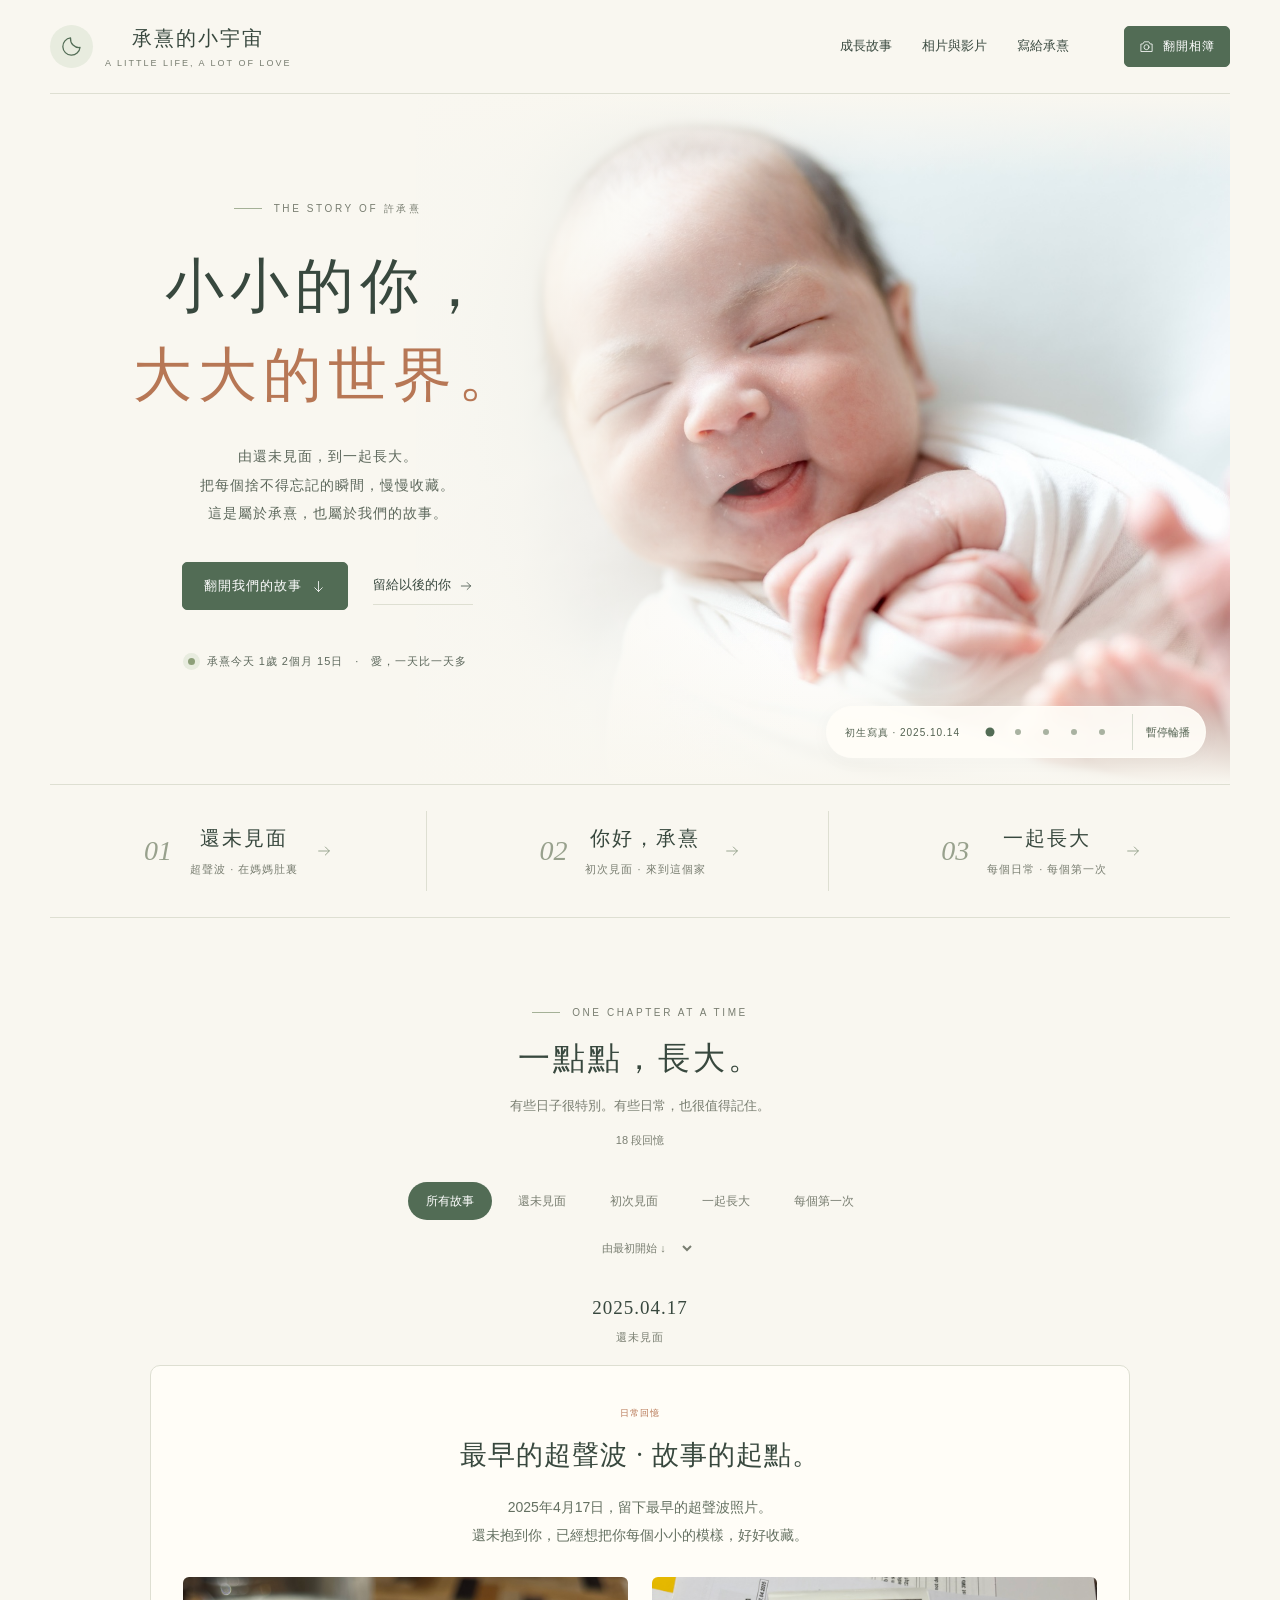
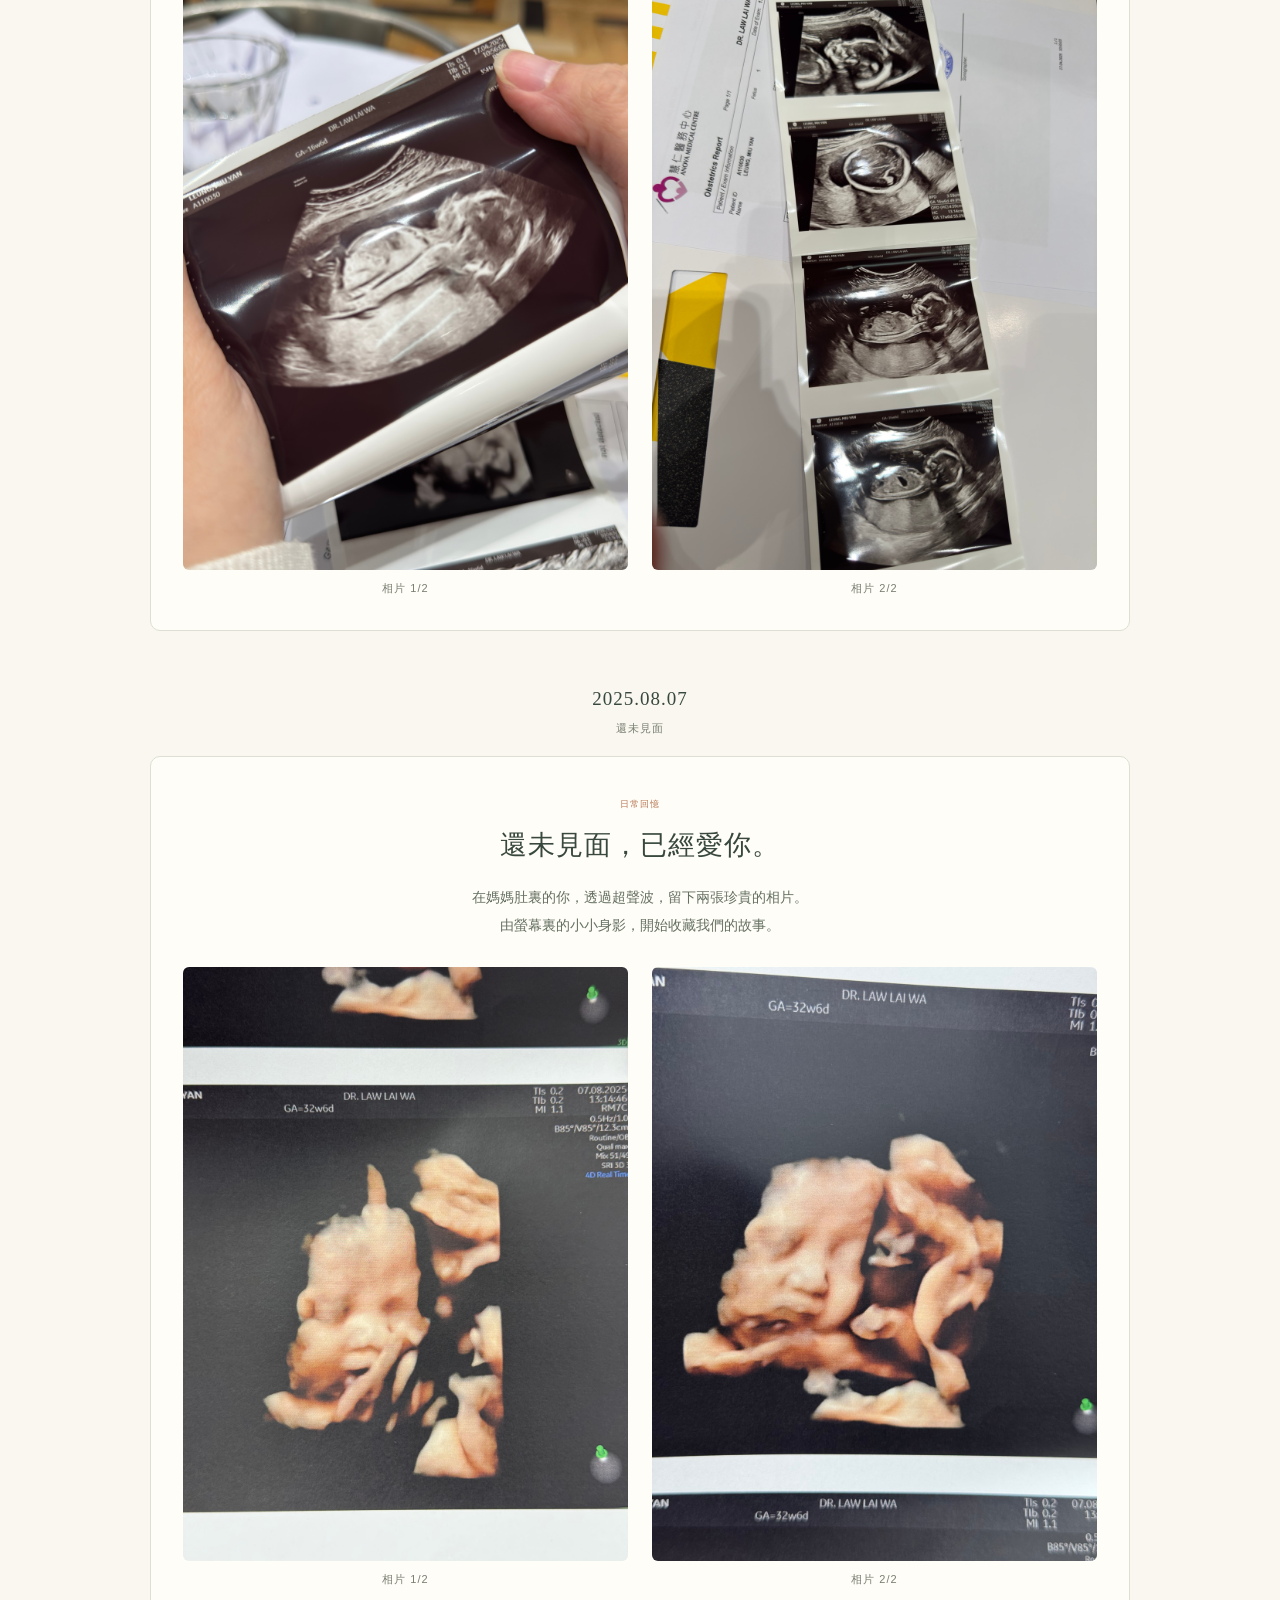
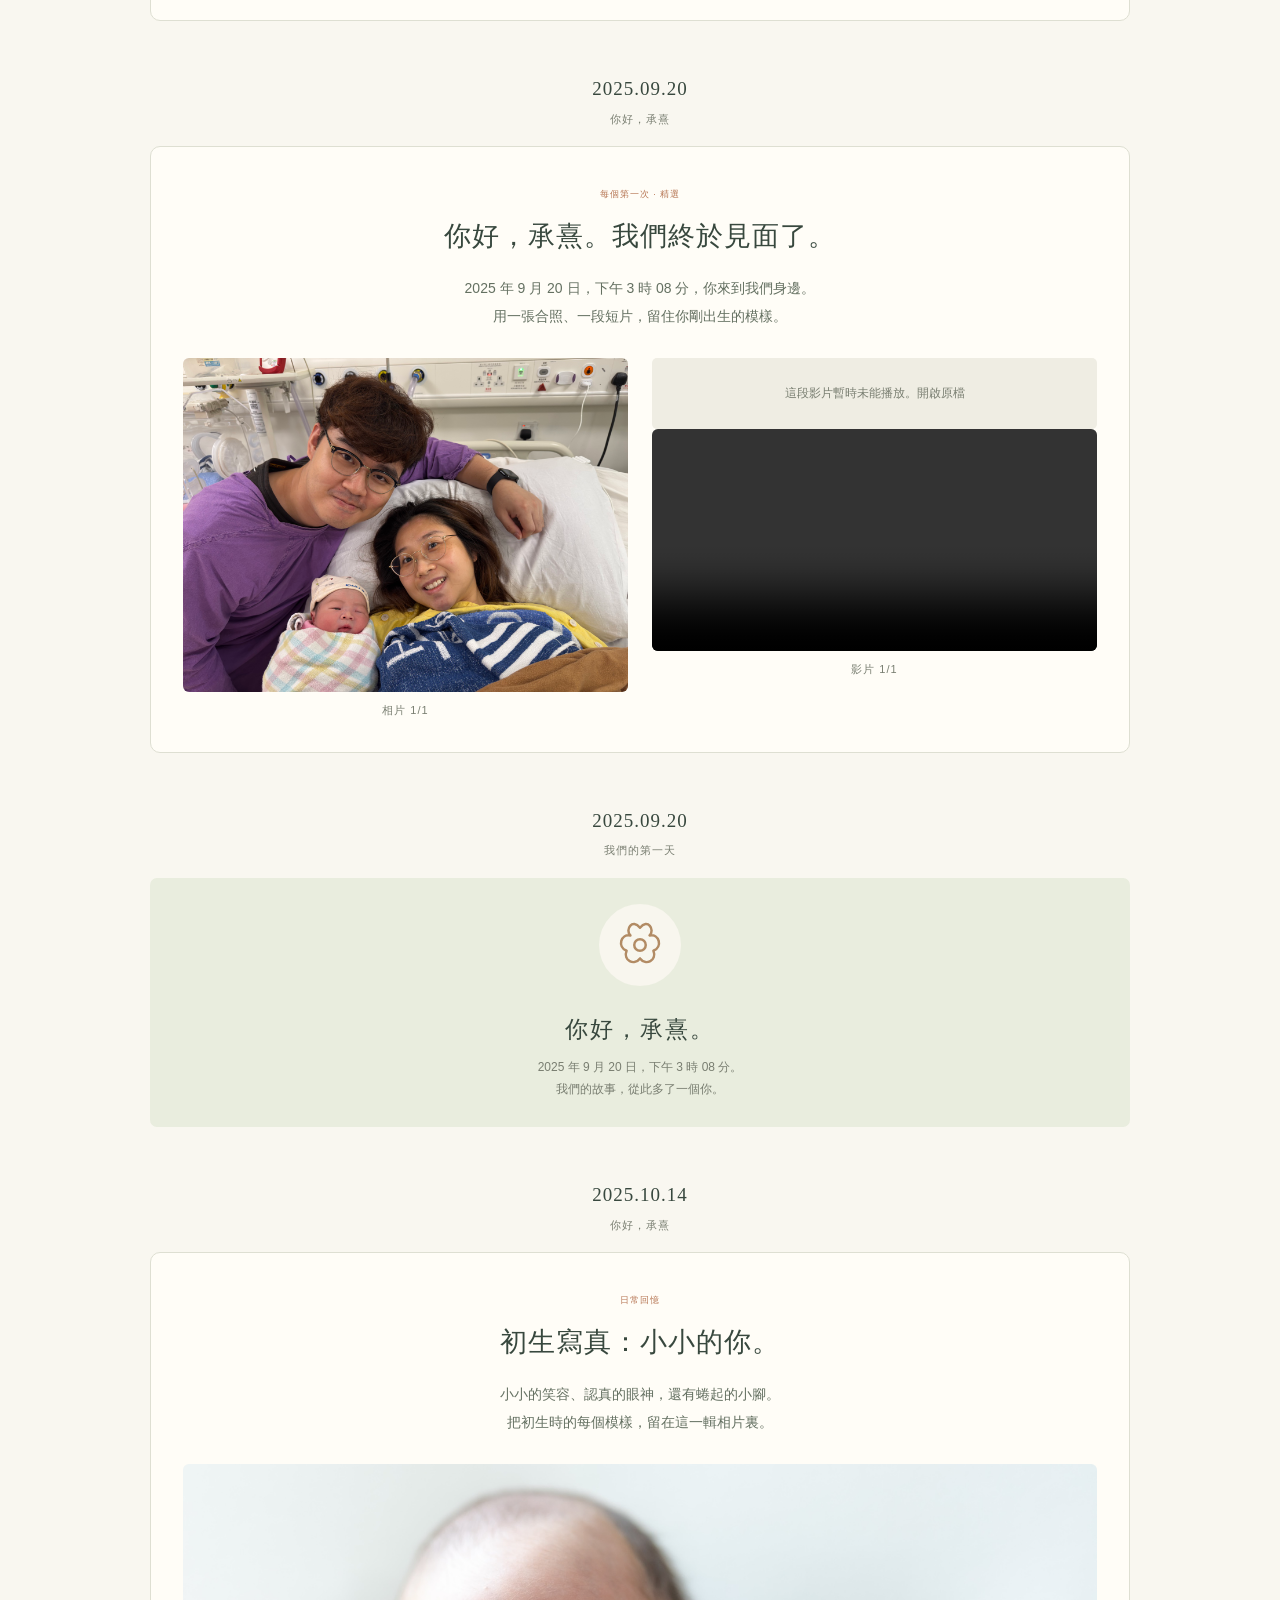
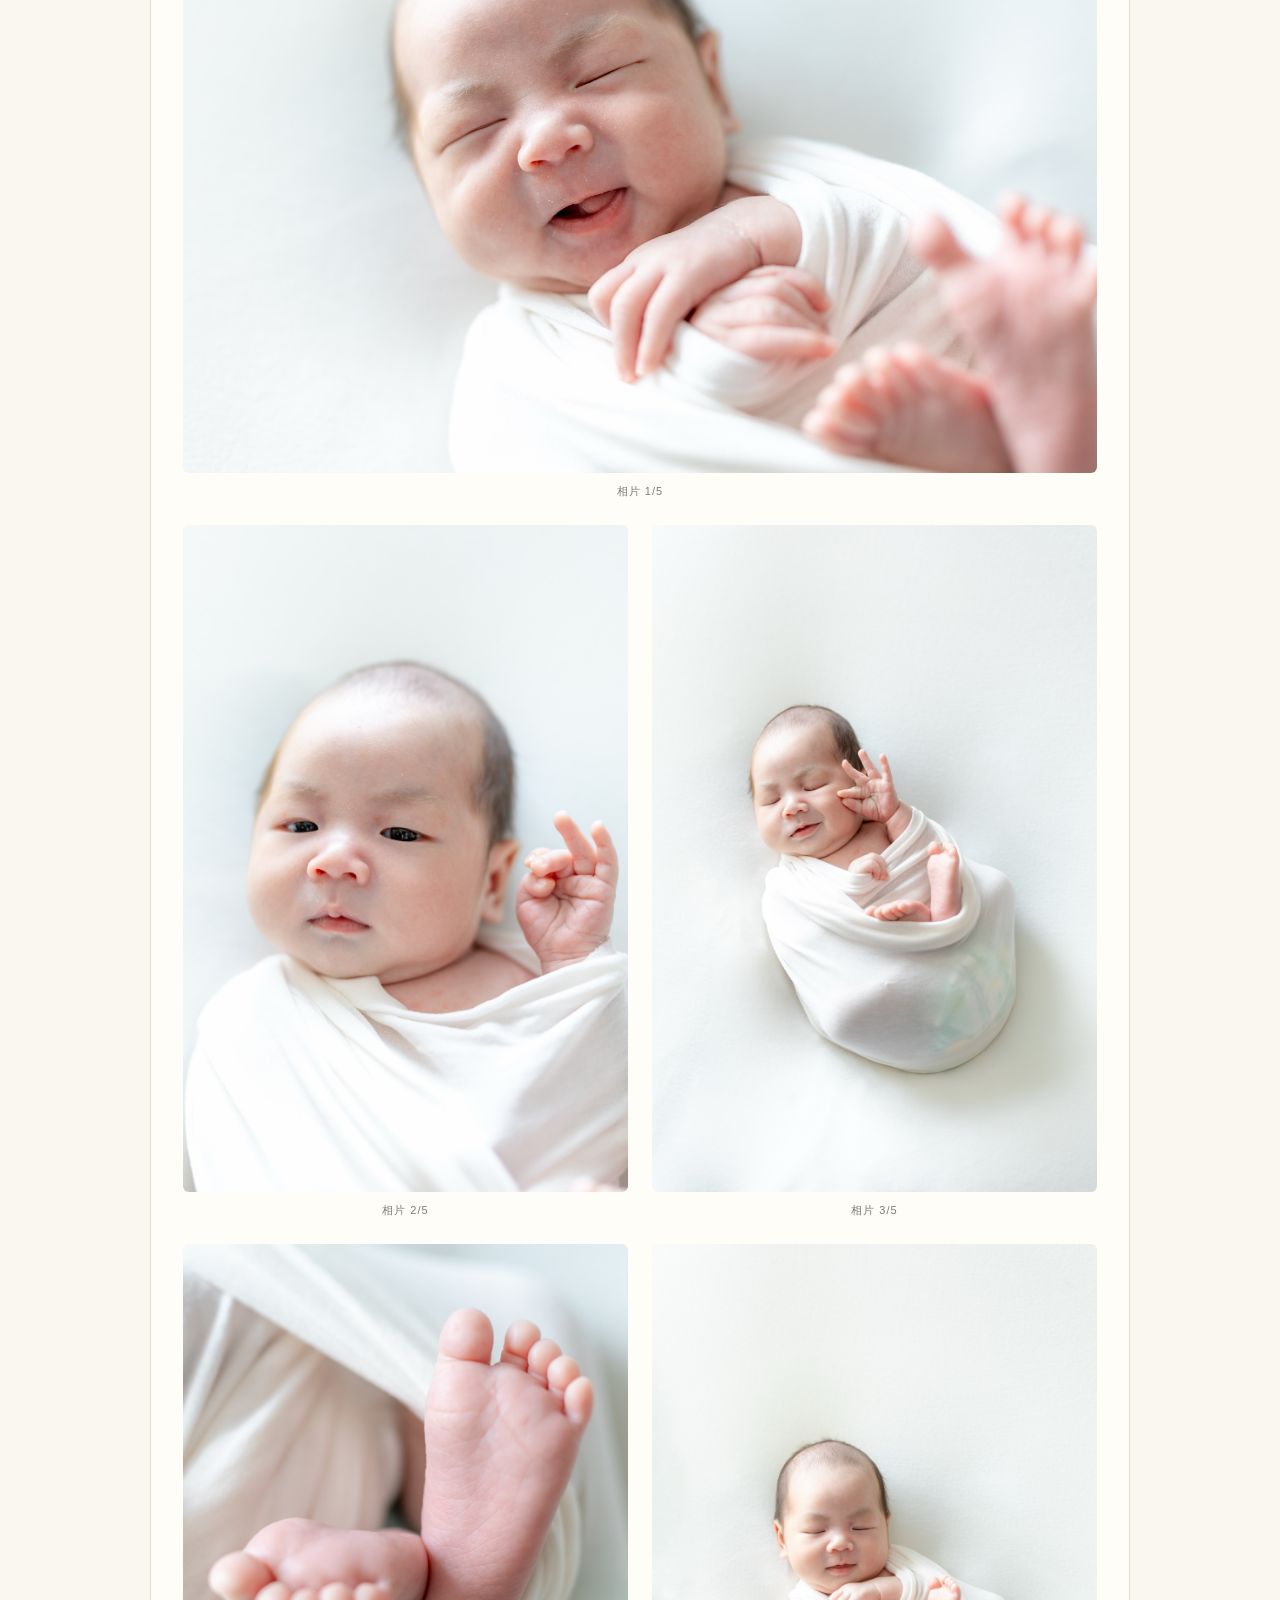
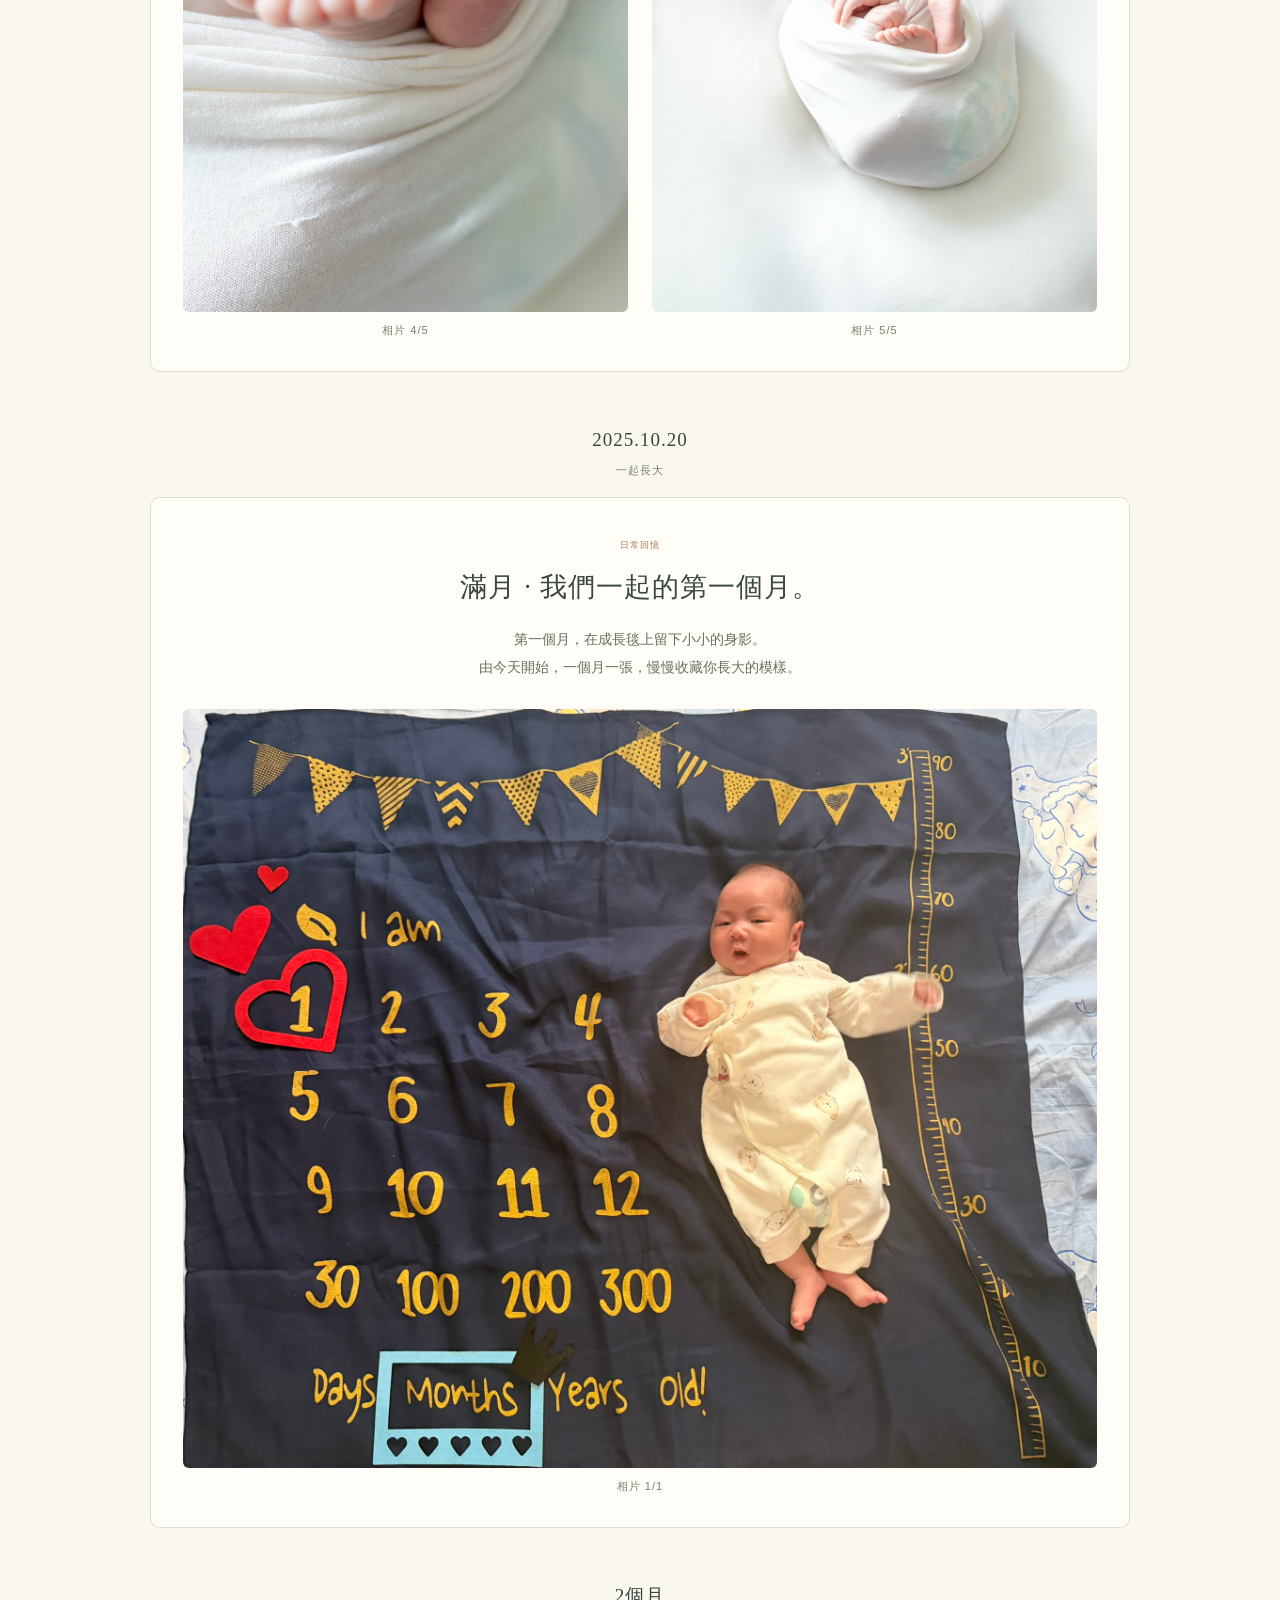
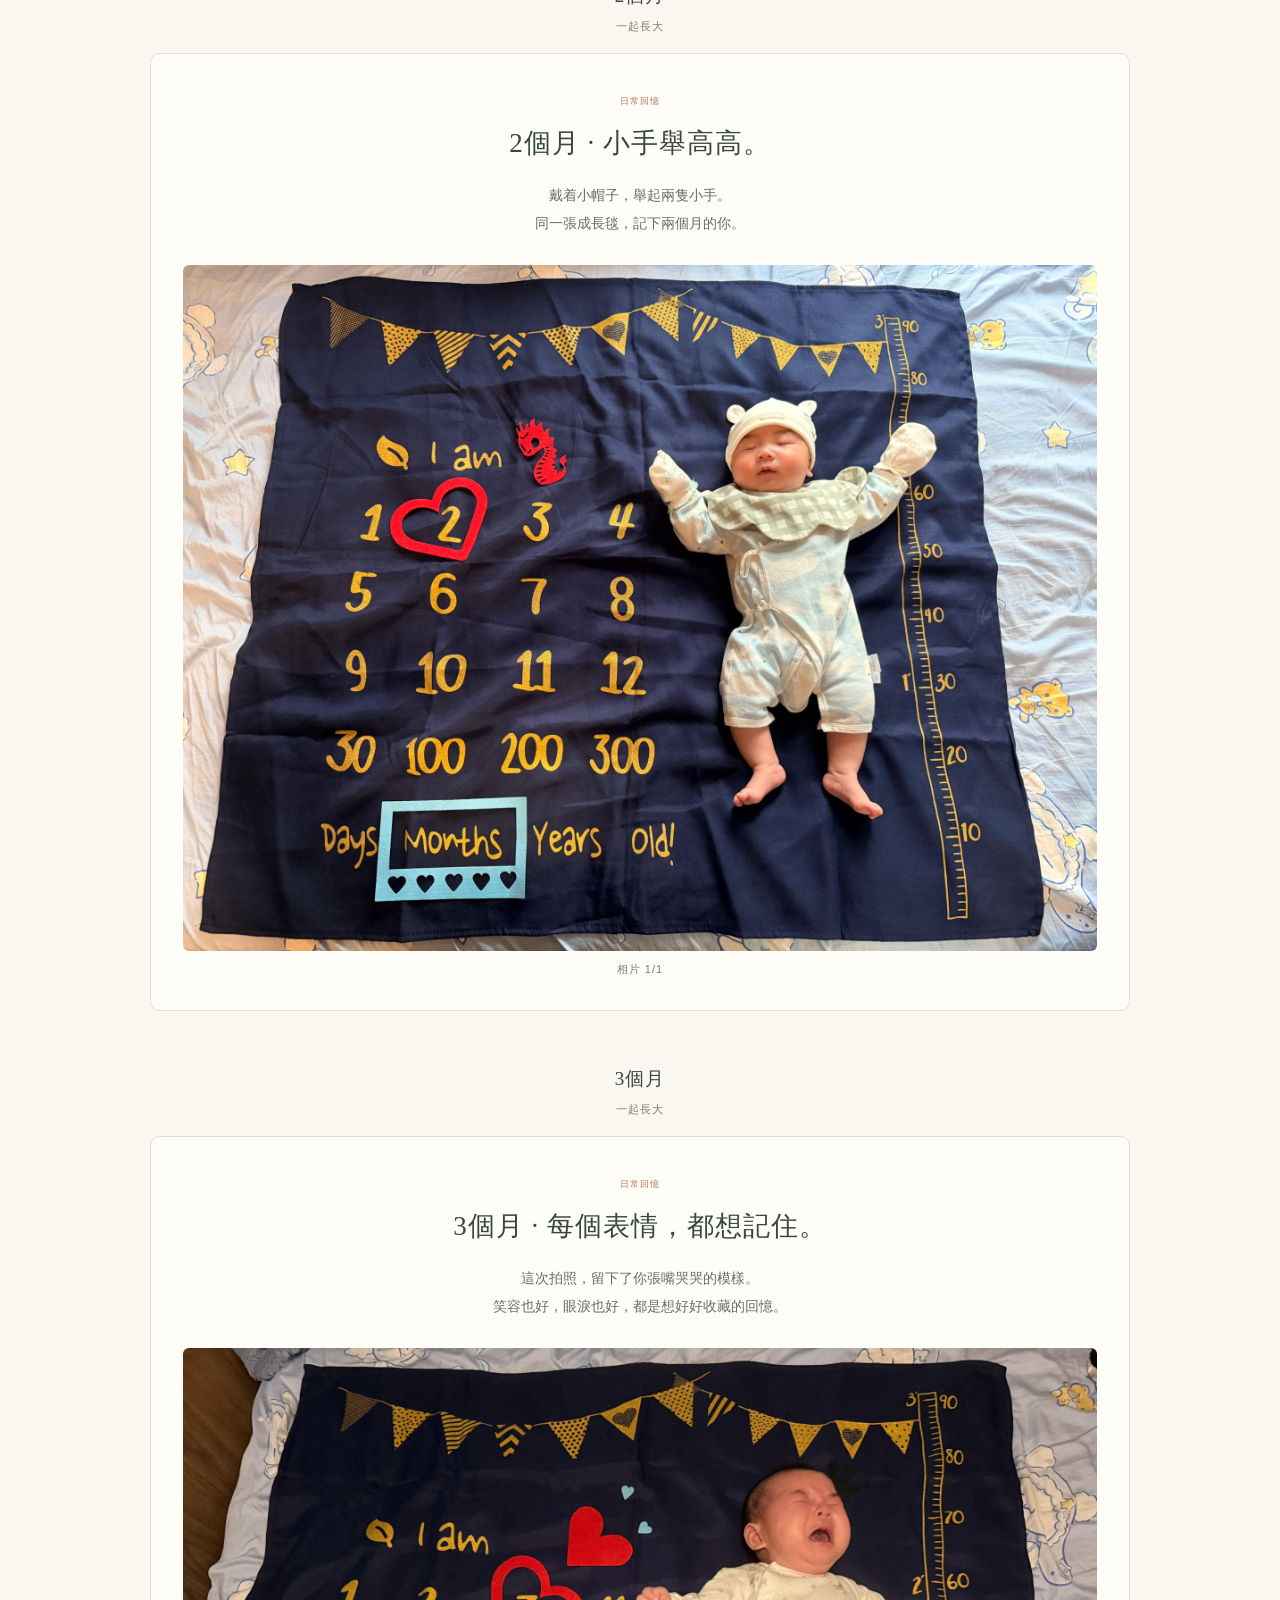
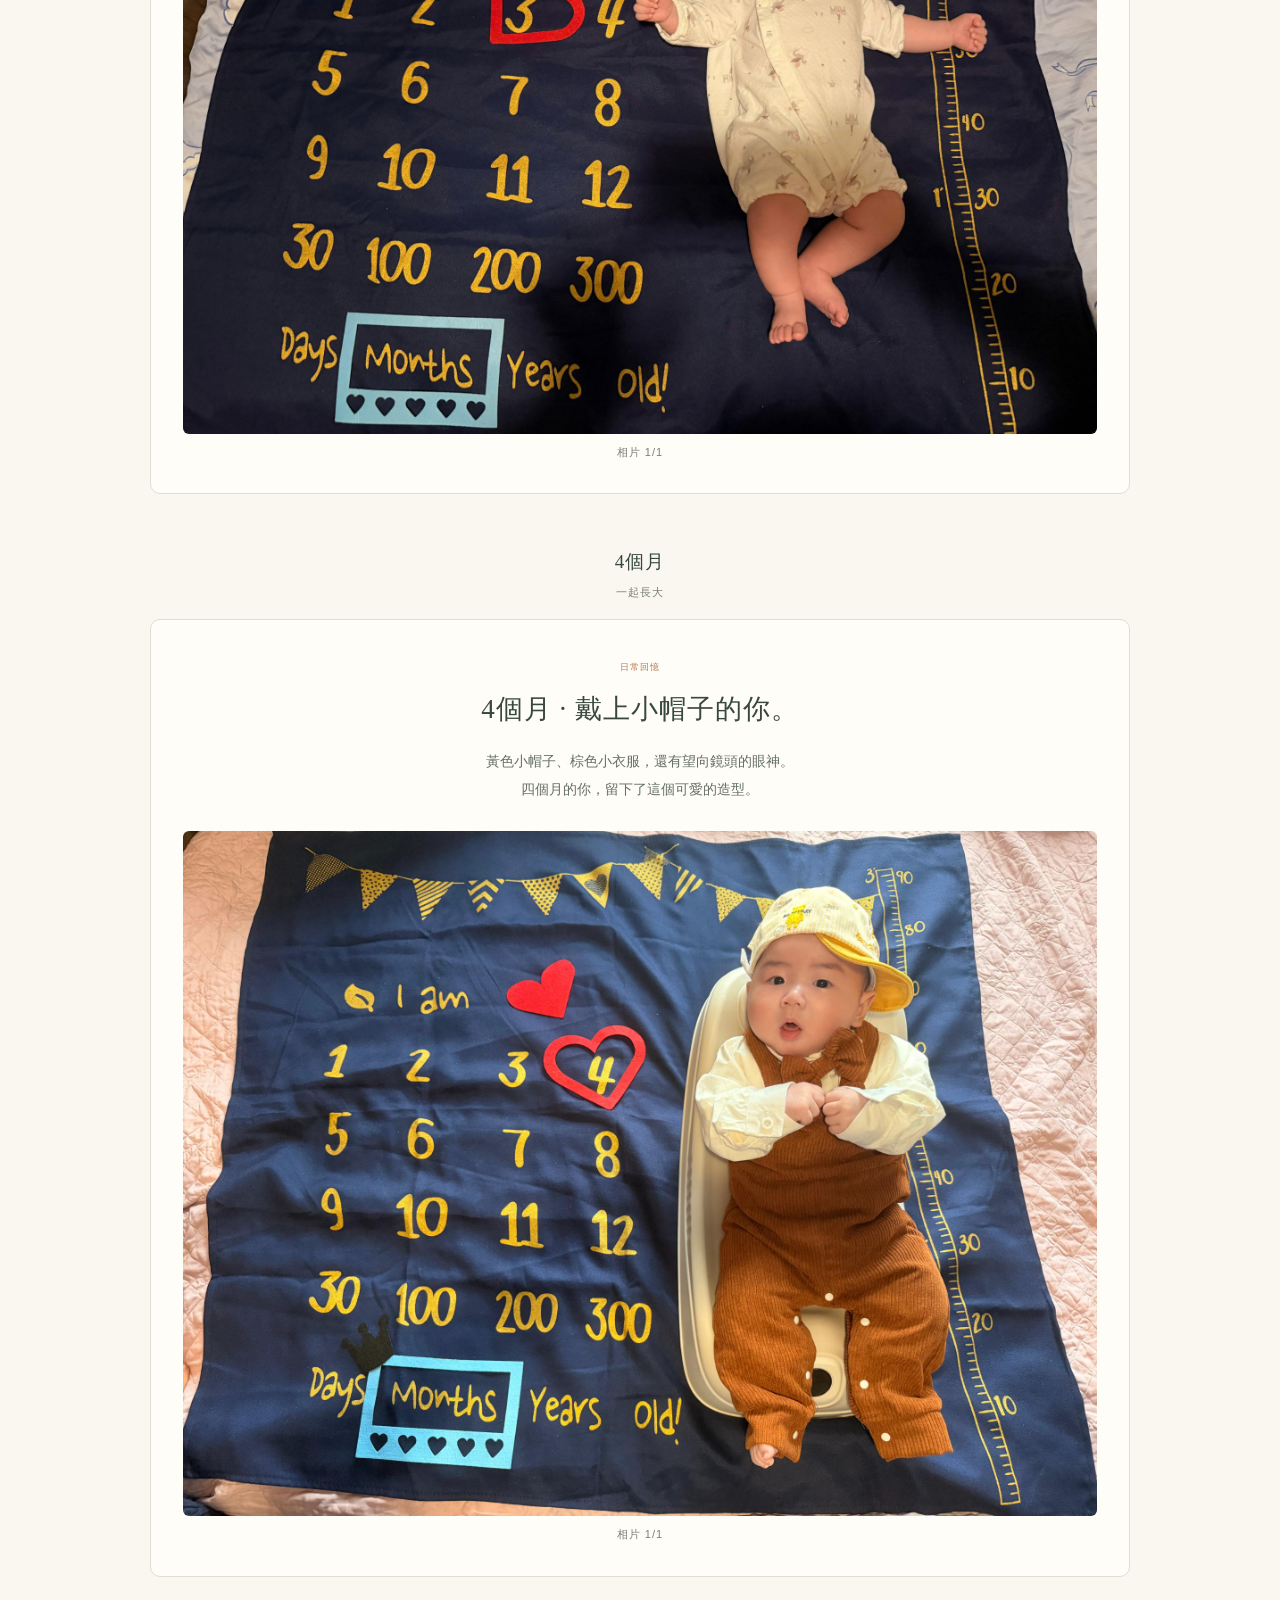
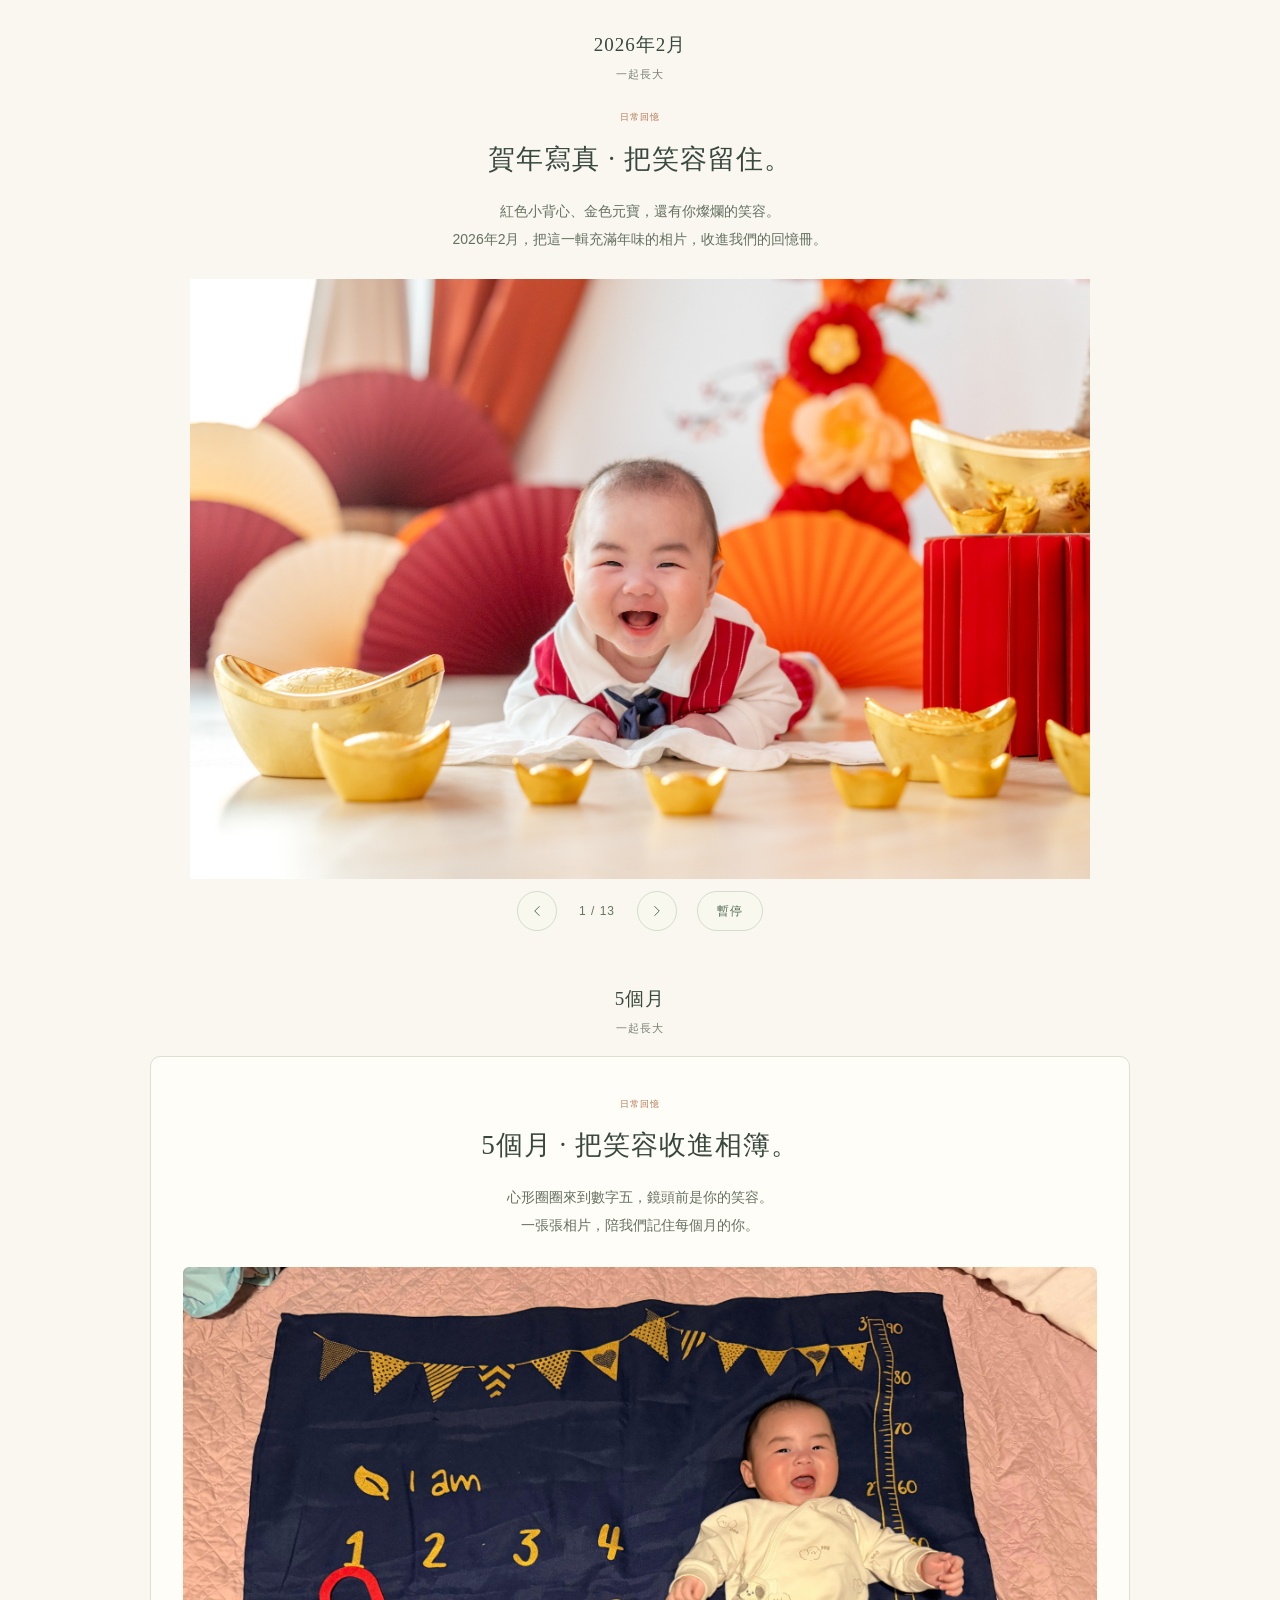
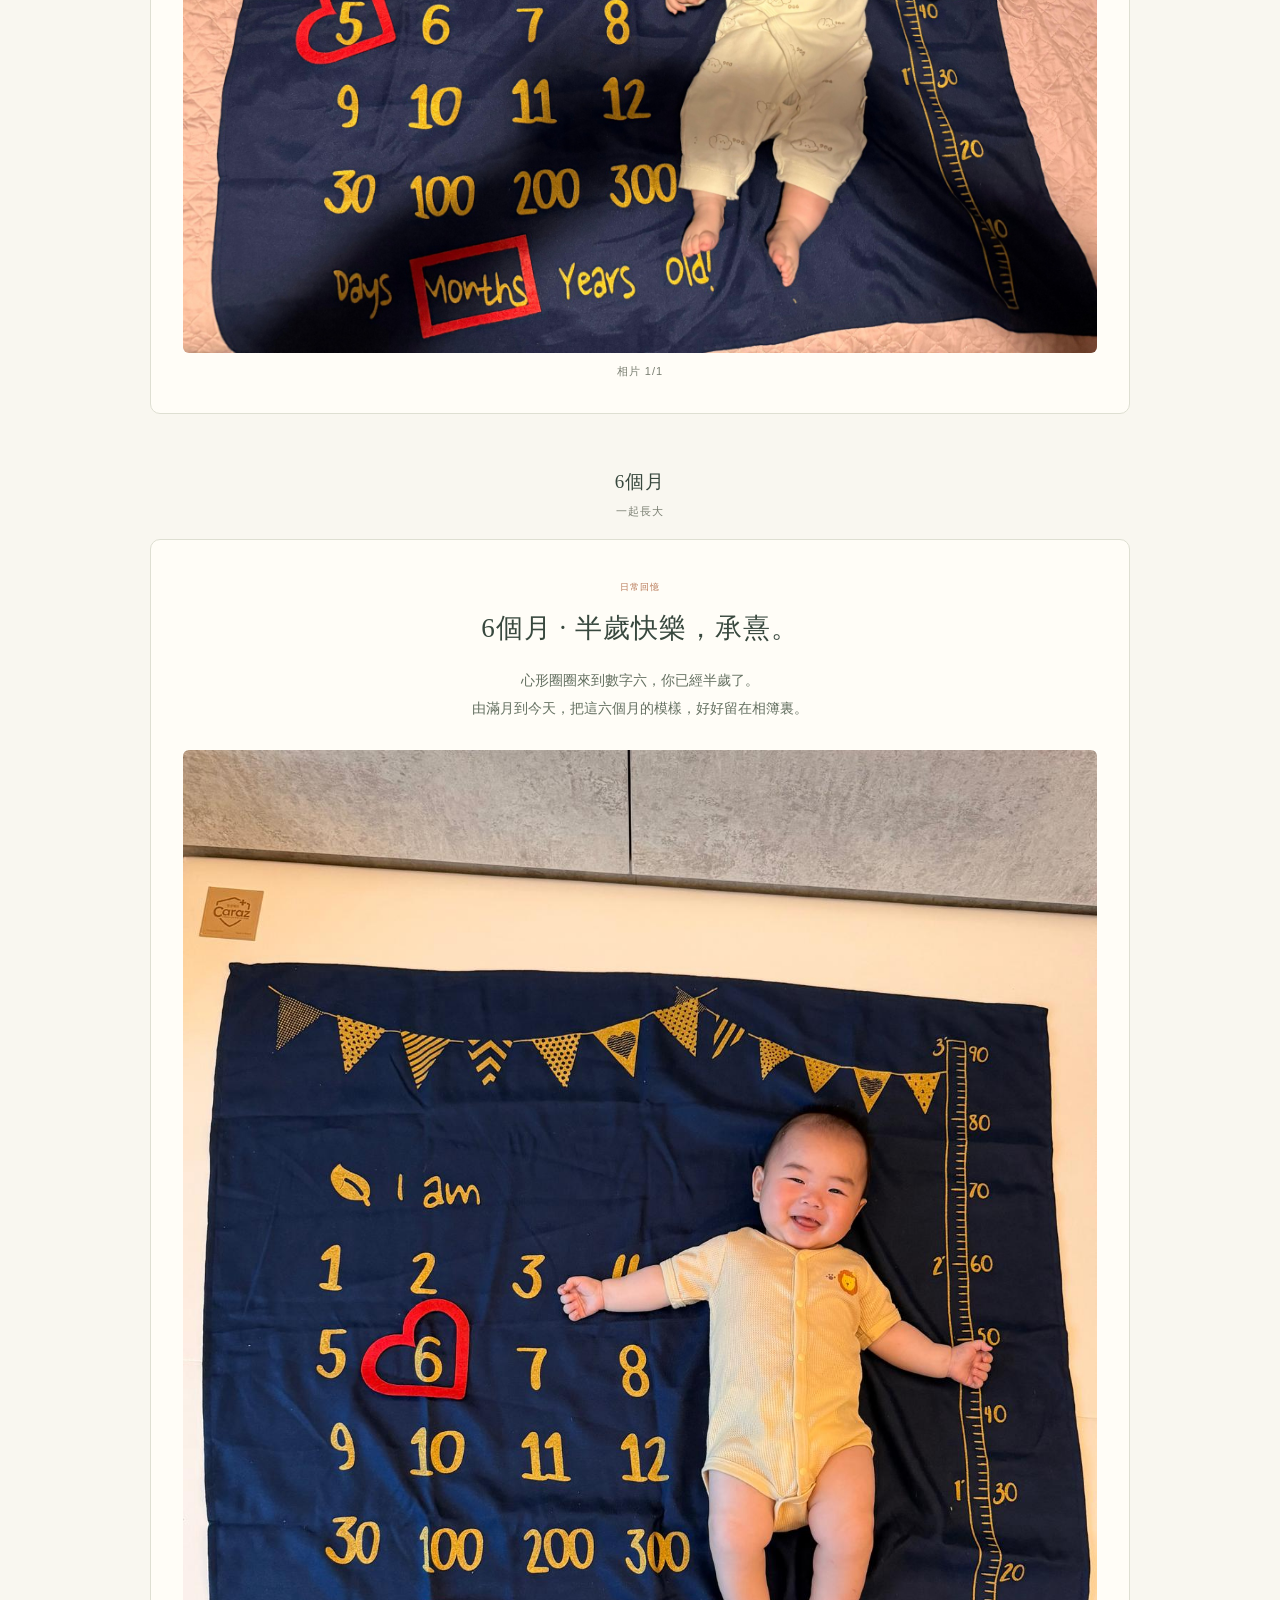
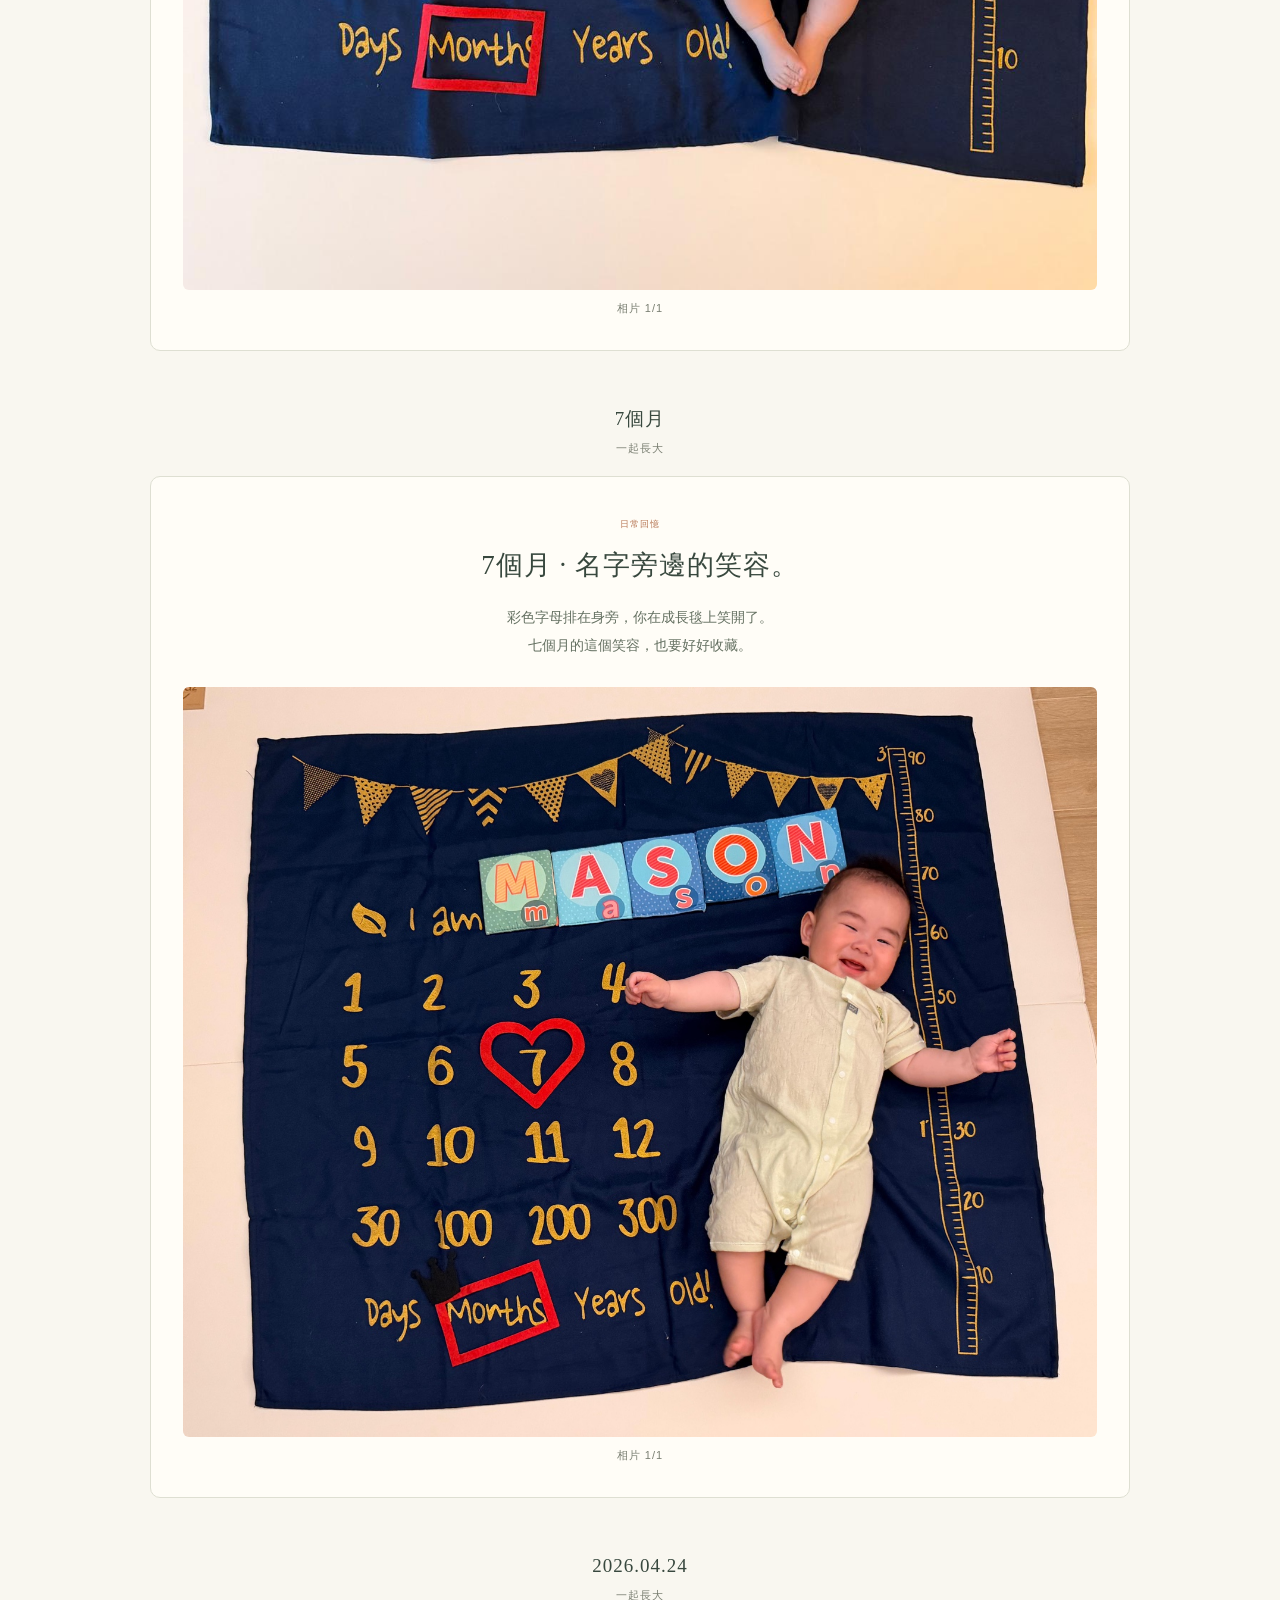
<file: index.html>
<!doctype html>
<html lang="zh-HK">
<head>
  <meta charset="utf-8">
  <meta name="viewport" content="width=device-width, initial-scale=1">
  <meta name="description" content="由還未見面，到一起長大。承熹的成長故事、相片、影片，和爸爸媽媽寫給未來的信。">
  <meta name="theme-color" content="#f9f7f0">
  <title>承熹的小宇宙 · 我們的成長故事</title>
  <link rel="icon" href="./favicon.svg" type="image/svg+xml">
  <link rel="stylesheet" href="./styles.css">
  <script src="./app.js" defer></script>
</head>
<body>
  <a class="skip-link" href="#story">跳到成長故事</a>
  <svg class="icon-library" xmlns="http://www.w3.org/2000/svg" aria-hidden="true">
    <symbol id="icon-moon" viewBox="0 0 24 24"><path d="M20.9 13a9 9 0 0 1-9.9-9.9A9 9 0 1 0 20.9 13Z"/></symbol>
    <symbol id="icon-arrow" viewBox="0 0 24 24"><path d="M4 12h16m-6-6 6 6-6 6"/></symbol>
    <symbol id="icon-down" viewBox="0 0 24 24"><path d="M12 4v16m-6-6 6 6 6-6"/></symbol>
    <symbol id="icon-heart" viewBox="0 0 24 24"><path d="M20.8 4.6a5.5 5.5 0 0 0-7.8 0L12 5.7l-1.1-1.1a5.5 5.5 0 0 0-7.8 7.8L12 21l8.8-8.6a5.5 5.5 0 0 0 0-7.8Z"/></symbol>
    <symbol id="icon-star" viewBox="0 0 24 24"><path d="m12 3 2.8 5.7 6.2.9-4.5 4.4 1.1 6.2-5.6-3-5.6 3 1.1-6.2L3 9.6l6.2-.9Z"/></symbol>
    <symbol id="icon-sparkles" viewBox="0 0 24 24"><path d="m12 3 2.7 6.3L21 12l-6.3 2.7L12 21l-2.7-6.3L3 12l6.3-2.7ZM20 2v4m-2-2h4M3 19v3m-1.5-1.5h3"/></symbol>
    <symbol id="icon-camera" viewBox="0 0 24 24"><path d="M8 5 6 8H3v12h18V8h-3l-2-3Z"/><circle cx="12" cy="13" r="4"/></symbol>
    <symbol id="icon-play" viewBox="0 0 24 24"><path d="m8 4 12 8-12 8Z"/></symbol>
    <symbol id="icon-mail" viewBox="0 0 24 24"><rect x="2" y="4" width="20" height="16" rx="2"/><path d="m2 6 10 7L22 6"/></symbol>
    <symbol id="icon-book" viewBox="0 0 24 24"><path d="M12 6c-3-2-7-2-10-1v15c3-1 7-1 10 1 3-2 7-2 10-1V5c-3-1-7-1-10 1Zm0 0v15"/></symbol>
    <symbol id="icon-flower" viewBox="0 0 24 24"><path d="M12 3c4-5 8 1 5 4 5-1 7 6 2 8 2 5-4 8-7 4-3 4-9 1-7-4-5-2-3-9 2-8-3-3 1-9 5-4Z"/><circle cx="12" cy="12" r="3"/></symbol>
    <symbol id="icon-close" viewBox="0 0 24 24"><path d="m6 6 12 12M18 6 6 18"/></symbol>
    <symbol id="icon-chevron" viewBox="0 0 24 24"><path d="m9 6 6 6-6 6"/></symbol>
  </svg>
  <div class="shell">
    <header class="topbar">
      <a class="brand" href="#top" aria-label="承熹的小宇宙首頁">
        <span class="brand-icon"><svg class="icon" width="23" height="23" aria-hidden="true"><use href="#icon-moon"/></svg></span>
        <span><strong id="site-name">承熹的小宇宙</strong><small>A LITTLE LIFE, A LOT OF LOVE</small></span>
      </a>
      <nav aria-label="主要導覽"><a href="#story">成長故事</a><a href="#album">相片與影片</a><a href="#letters">寫給承熹</a></nav>
      <a class="btn small" href="#album"><svg class="icon" width="15" height="15" aria-hidden="true"><use href="#icon-camera"/></svg>翻開相簿</a>
    </header>
    <main id="top">
      <section class="hero" aria-labelledby="hero-title">
        <div>
          <p class="eyebrow" id="profile-eyebrow">THE STORY OF 許承熹</p>
          <h1 id="hero-title">小小的你，<br><em>大大的世界。</em></h1>
          <p class="hero-copy">由還未見面，到一起長大。<br>把每個捨不得忘記的瞬間，慢慢收藏。<br>這是屬於承熹，也屬於我們的故事。</p>
          <div class="hero-buttons"><a class="btn" href="#story">翻開我們的故事<svg class="icon" width="15" height="15" aria-hidden="true"><use href="#icon-down"/></svg></a><a class="link-btn" href="#letters">留給以後的你<svg class="icon" width="14" height="14" aria-hidden="true"><use href="#icon-arrow"/></svg></a></div>
          <div class="age-row"><span class="age-dot"></span><span id="age-label">從 2025 年 9 月 20 日開始</span><span aria-hidden="true">·</span><span>愛，一天比一天多</span></div>
        </div>
        <div class="hero-art">
          <div class="art-orbit" aria-hidden="true"></div><span class="art-note">our little universe</span>
          <svg class="icon orbit-spark spark-one" width="37" height="37" aria-hidden="true"><use href="#icon-sparkles"/></svg><svg class="icon orbit-spark spark-two" width="22" height="22" aria-hidden="true"><use href="#icon-star"/></svg>
          <a class="photo-frame" id="cover-link" href="#album" aria-label="翻開承熹的相簿"><div class="photo-window" id="cover-window"><svg viewBox="0 0 340 340" role="img" aria-label="月亮、星星與小兔的手繪風插畫，陪伴承熹長大的故事"><defs><pattern id="grain" width="19" height="19" patternUnits="userSpaceOnUse"><circle cx="3" cy="6" r=".7" fill="#7d9264" opacity=".1"/><circle cx="13" cy="15" r=".6" fill="#7d9264" opacity=".14"/></pattern></defs><rect width="340" height="340" fill="#e5eadf"/><rect width="340" height="340" fill="url(#grain)"/><path d="M0 288Q80 240 170 289Q270 225 340 278V340H0Z" fill="#d5dfc9"/><path d="M0 316Q120 264 220 310Q285 280 340 294V340H0Z" fill="#c5d2b9"/><path d="M238 55A69 69 0 1 0 270 150A75 75 0 0 1 238 55Z" fill="#f5efdc"/><path d="M121 99V123M109 111H133" stroke="#b79868" stroke-width="2"/><path d="M277 195V209M270 202H284M70 188V202M63 195H77" stroke="#a6b28d" stroke-width="2"/><circle cx="79" cy="74" r="3" fill="#bfaa82"/><circle cx="293" cy="84" r="2" fill="#aab697"/><circle cx="101" cy="246" r="2" fill="#aab697"/><path d="m173 52 4 9 10 1-8 7 3 10-9-5-8 5 2-10-8-7 10-1Z" fill="#c9b58c"/><ellipse cx="177" cy="278" rx="43" ry="51" fill="#f6f2e4"/><ellipse cx="160" cy="207" rx="12" ry="43" transform="rotate(-11 160 207)" fill="#f6f2e4"/><ellipse cx="192" cy="207" rx="12" ry="43" transform="rotate(10 192 207)" fill="#f6f2e4"/><ellipse cx="160" cy="202" rx="5" ry="28" transform="rotate(-11 160 202)" fill="#e7d4bf"/><ellipse cx="192" cy="202" rx="5" ry="28" transform="rotate(10 192 202)" fill="#e7d4bf"/><ellipse cx="176" cy="248" rx="34" ry="31" fill="#f6f2e4"/><path d="M159 247q5 4 9 0m16 0q5 4 9 0" stroke="#697763" stroke-width="1.7" fill="none" stroke-linecap="round"/><path d="m173 257 3 3 3-3" stroke="#c49c85" stroke-width="1.7" fill="none" stroke-linecap="round"/><ellipse cx="154" cy="257" rx="6" ry="3" fill="#e6c9b3" opacity=".7"/><ellipse cx="197" cy="257" rx="6" ry="3" fill="#e6c9b3" opacity=".7"/><path d="M157 280q20 14 39-1l-4 15-17-7-14 8Z" fill="#9daf8d"/><ellipse cx="145" cy="310" rx="14" ry="10" fill="#f6f2e4"/><ellipse cx="207" cy="310" rx="14" ry="10" fill="#f6f2e4"/><path d="M60 321q5-34-13-53m12 37q14-20 27-18m-26 26q-16-14-28-9M276 326q-5-34 13-53m-12 37q-14-20-27-18" stroke="#8ca17c" stroke-width="2" fill="none"/><ellipse cx="49" cy="274" rx="5" ry="10" transform="rotate(-40 49 274)" fill="#9cae8b"/><ellipse cx="79" cy="289" rx="5" ry="10" transform="rotate(67 79 289)" fill="#9cae8b"/><ellipse cx="287" cy="279" rx="5" ry="10" transform="rotate(38 287 279)" fill="#9cae8b"/></svg></div><div class="photo-caption" id="cover-caption">你好呀，承熹。<small id="cover-subtitle">our favourite little person</small></div></a>
          <div class="birth-stamp"><span>HELLO, WORLD</span><strong id="birth-stamp-day">20 · 09</strong><small id="birth-stamp-time">2025 · 15:08</small><svg class="icon stamp-heart" width="12" height="12" aria-hidden="true"><use href="#icon-heart"/></svg></div>
        </div>
      </section>
      <div class="chapter-strip" aria-label="成長章節">
        <button class="chapter-link" data-chapter="pregnancy" type="button"><span class="chapter-number">01</span><span><strong>還未見面</strong><small>超聲波 · 在媽媽肚裏</small></span><svg class="icon" width="16" height="16" aria-hidden="true"><use href="#icon-arrow"/></svg></button>
        <button class="chapter-link" data-chapter="birth" type="button"><span class="chapter-number">02</span><span><strong>你好，承熹</strong><small>初次見面 · 來到這個家</small></span><svg class="icon" width="16" height="16" aria-hidden="true"><use href="#icon-arrow"/></svg></button>
        <button class="chapter-link" data-chapter="growing" type="button"><span class="chapter-number">03</span><span><strong>一起長大</strong><small>每個日常 · 每個第一次</small></span><svg class="icon" width="16" height="16" aria-hidden="true"><use href="#icon-arrow"/></svg></button>
      </div>
      <div class="load-error" id="load-error" role="status" hidden><span id="load-error-message"></span><button class="link-btn" id="reload" type="button">重新載入</button></div>
      <noscript><p class="load-error">請開啟 JavaScript，便可翻閱成長故事、相片與影片。</p></noscript>
      <section id="story" class="section" aria-labelledby="story-title">
        <div class="section-heading"><div><p class="eyebrow">ONE CHAPTER AT A TIME</p><h2 id="story-title">一點點，長大。</h2><p class="section-sub">有些日子很特別。有些日常，也很值得記住。</p></div><span class="count-label" id="story-count"></span></div>
        <div class="story-controls">
          <div class="filter-row" role="group" aria-label="篩選成長故事">
            <button class="filter active" data-filter="all" aria-pressed="true" type="button">所有故事</button><button class="filter" data-filter="pregnancy" aria-pressed="false" type="button">還未見面</button><button class="filter" data-filter="birth" aria-pressed="false" type="button">初次見面</button><button class="filter" data-filter="growing" aria-pressed="false" type="button">一起長大</button><button class="filter" data-filter="milestone" aria-pressed="false" type="button">每個第一次</button>
          </div>
          <select class="sort-select" id="story-sort" aria-label="故事排序"><option value="asc">由最初開始 ↓</option><option value="desc">最新回憶在先 ↓</option></select>
        </div>
        <p class="loading-label" id="loading" role="status">正在翻開回憶冊…</p>
        <div class="timeline" id="timeline" aria-live="polite"></div>
        <div class="empty-result" id="story-empty" hidden>這一章，等我們慢慢放進來。</div>
        <div class="empty-chapters" id="chapter-invitations">
          <button class="empty-card" type="button" data-chapter="pregnancy"><svg class="icon" width="27" height="27" aria-hidden="true"><use href="#icon-heart"/></svg><span><strong>還未見面，已經愛你。</strong><span>第一張超聲波、媽媽的孕期相片，都是故事的起點。</span></span></button>
          <button class="empty-card" type="button" data-chapter="milestone"><svg class="icon" width="27" height="27" aria-hidden="true"><use href="#icon-sparkles"/></svg><span><strong>那些小小的大事。</strong><span>第一聲笑、第一次爬行……每個第一次都值得記住。</span></span></button>
        </div>
      </section>
      <section id="album" class="section gallery-section" aria-labelledby="album-title">
        <div class="section-heading"><div><p class="eyebrow">LITTLE MOMENTS, FOREVER</p><h2 id="album-title">想留住的瞬間。</h2></div><a class="link-btn" href="#story">回到成長故事<svg class="icon" width="15" height="15" aria-hidden="true"><use href="#icon-arrow"/></svg></a></div>
        <div class="story-controls"><div class="filter-row" role="group" aria-label="篩選相片與影片"><button class="filter active" data-media-filter="all" type="button" aria-pressed="true">所有瞬間</button><button class="filter" data-media-filter="photo" type="button" aria-pressed="false">相片</button><button class="filter" data-media-filter="video" type="button" aria-pressed="false">影片</button></div><span class="count-label" id="media-count" aria-live="polite">0 個瞬間</span></div>
        <div class="gallery-grid" id="gallery" hidden></div>
        <div class="gallery-empty" id="album-empty">
          <div class="album-blank"><svg class="icon" width="44" height="44" aria-hidden="true"><use href="#icon-camera"/></svg><strong>故事，等我們慢慢放進來</strong><span>那些喜歡的日常，一張一張收藏。</span></div>
          <div class="album-blank"><svg class="icon" width="40" height="40" aria-hidden="true"><use href="#icon-play"/></svg><strong>連聲音也留住。</strong><span>笑聲、咿呀聲，還有小小動作。</span></div>
          <div class="album-blank"><svg class="icon" width="40" height="40" aria-hidden="true"><use href="#icon-heart"/></svg><strong>故事的最初。</strong><span>超聲波、孕期與期待。</span></div>
        </div>
        <div class="empty-result" id="album-filter-empty" hidden></div>
      </section>
    </main>
  </div>
  <section id="letters" class="letters-section" aria-labelledby="letters-title"><div class="shell"><div class="letters-intro"><svg class="icon letters-icon" width="76" height="76" aria-hidden="true"><use href="#icon-mail"/></svg><div><p class="eyebrow">TO YOU, WITH LOVE</p><h2 id="letters-title">留給以後的你。</h2><p>有些心情，想等你長大再慢慢讀。<br>寫下今天的愛，留給明天的承熹。</p></div><span class="letter-seal" aria-hidden="true"><svg class="icon" width="25" height="25"><use href="#icon-heart"/></svg></span></div><div class="letters-grid" id="letters-grid" hidden></div><p class="letter-empty" id="letters-empty">這裏，會放著爸爸媽媽想對你說的話。</p></div></section>
  <footer class="footer shell"><span class="footer-heart"><svg class="icon" width="12" height="12" aria-hidden="true"><use href="#icon-heart"/></svg>給承熹，一份慢慢長大的愛。</span><span id="footer-years">2025 — 2026 · 我們的故事，未完待續。</span><a href="./README.html">使用說明</a></footer>
  <dialog class="modal detail-modal" id="memory-dialog" aria-labelledby="dialog-title"><div class="modal-top"><div><p class="detail-date" id="dialog-date"></p><h2 id="dialog-title"></h2></div><button class="icon-btn" id="dialog-close" type="button" aria-label="關閉回憶"><svg class="icon" width="18" height="18" aria-hidden="true"><use href="#icon-close"/></svg></button></div><div class="detail-media" id="dialog-media"></div><p class="detail-content" id="dialog-note"></p></dialog>
</body>
</html>
</file>
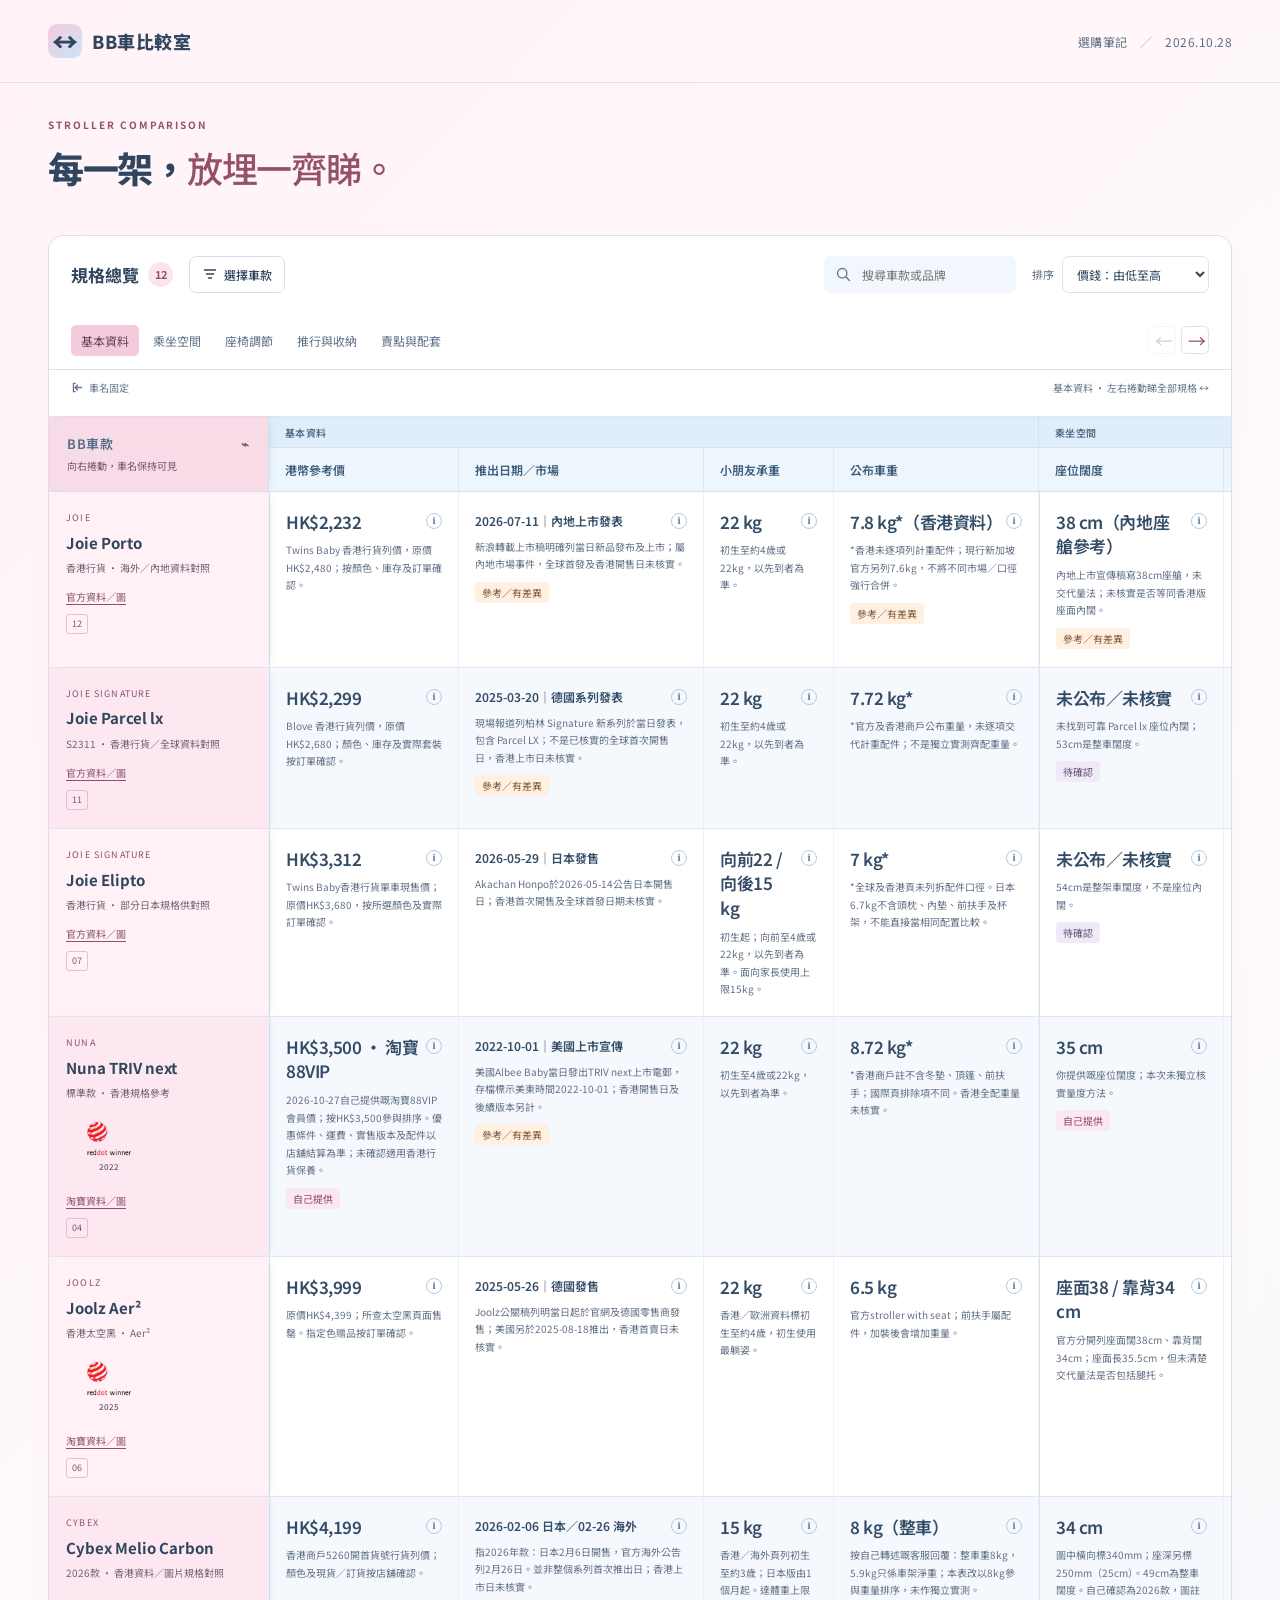
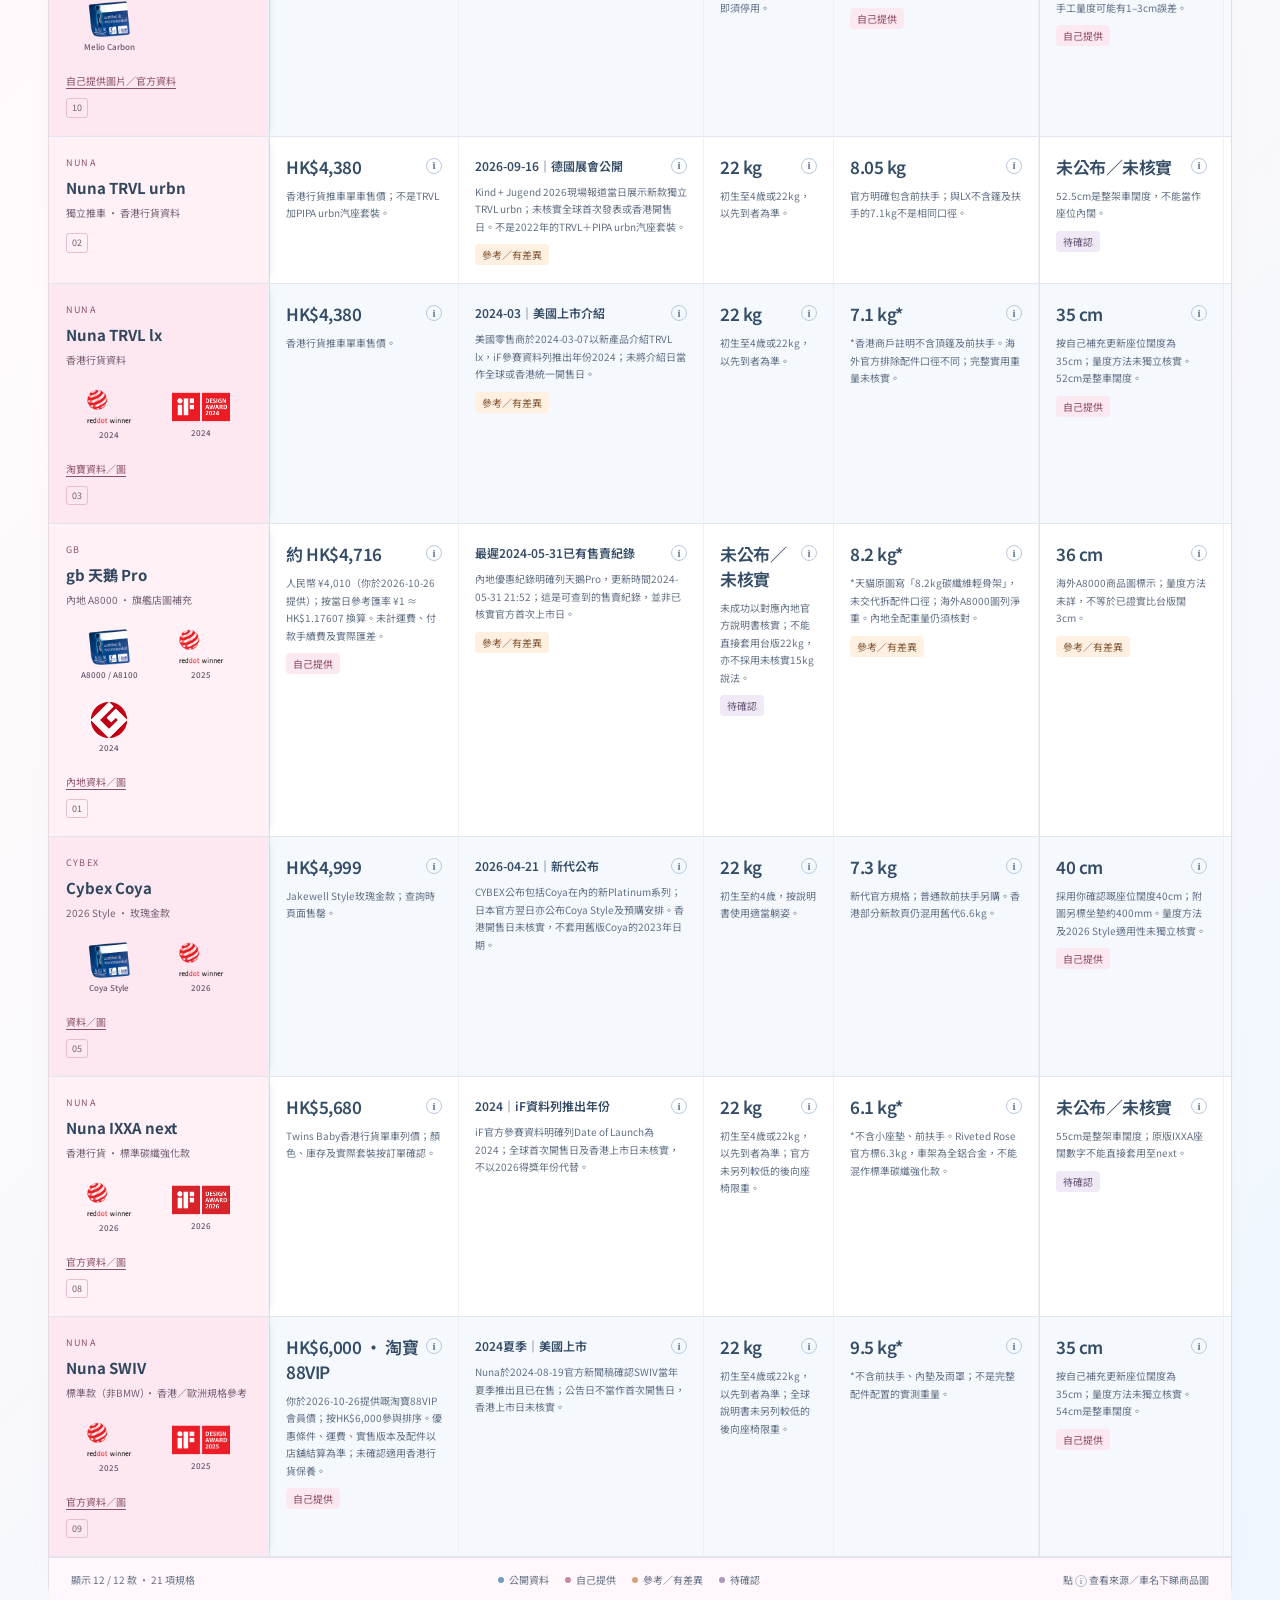
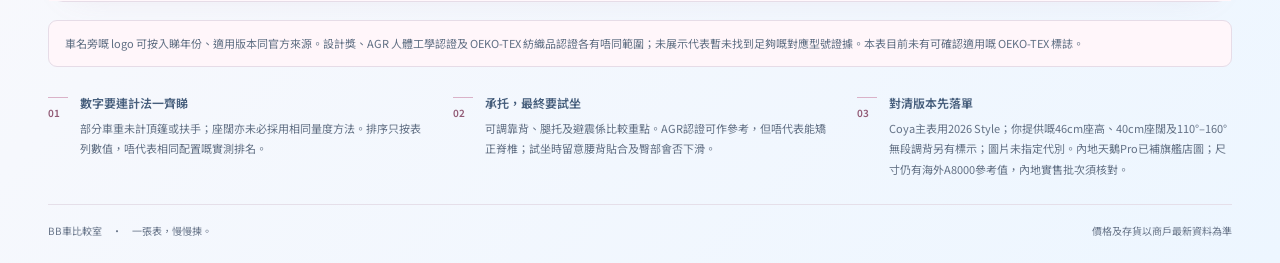
<file: stroller-compare/index.html>
<!doctype html>
<html lang="zh-HK">
<head>
  <meta charset="utf-8">
  <meta name="viewport" content="width=device-width,initial-scale=1">
  <meta name="theme-color" content="#f6d6e4">
  <meta name="description" content="十二款 BB 車的完整規格比較，一張表看清座椅、重量、價錢、避震與承托；固定車名，輕鬆左右捲動。">
  <title>BB車比較室｜一張表，慢慢揀</title>
  <link rel="stylesheet" href="styles.css?v=20261028-joie-pair">
  <script src="data.js?v=20261028-joie-pair" defer></script>
  <script src="app.js?v=20261028-joie-pair" defer></script>
</head>
<body>
  <header class="masthead"><a class="wordmark" href="./" aria-label="BB車比較室首頁"><span class="brand-icon" aria-hidden="true">↔</span> BB車比較室</a><span class="edition">選購筆記 <span>／</span> 2026.10.28</span></header>
  <main>
    <section class="intro">
      <div><p class="eyebrow">STROLLER COMPARISON</p><h1>每一架，<span>放埋一齊睇。</span></h1></div>
    </section>
    <section class="comparison" aria-label="BB車規格比較">
      <div class="toolbar">
        <div class="toolbar-start"><h2>規格總覽 <span id="model-count">12</span></h2><button id="filter-trigger" class="button filter-button" aria-expanded="false" aria-controls="filter-panel"><svg viewBox="0 0 20 20" aria-hidden="true"><path d="M3 5h14M5.5 10h9M8 15h4"/></svg>選擇車款</button></div>
        <div class="toolbar-end"><label class="search-wrap"><svg viewBox="0 0 20 20" aria-hidden="true"><circle cx="8.5" cy="8.5" r="5.5"/><path d="m13 13 4 4"/></svg><input id="search" type="search" placeholder="搜尋車款或品牌" aria-label="搜尋車款或品牌"></label><label class="sort-wrap"><span>排序</span><select id="sort" aria-label="排序方式"><option value="price" selected>價錢：由低至高</option><option value="default">原有次序</option><option value="weight">標重：由輕至重*</option><option value="seatHeight">座高：由高至低</option><option value="seatWidth">座闊：由闊至窄</option></select></label></div>
      </div>
      <div id="filter-panel" class="filter-panel" hidden><div class="filter-head"><span>顯示車款</span><button id="select-all" class="text-button">全部顯示</button></div><div id="model-filters" class="model-filters"></div></div>
      <div class="table-navigation-wrap" id="table-navigation-wrap">
      <div class="table-navigation"><div class="group-tabs" role="navigation" aria-label="跳到規格欄位"></div><div class="scroll-buttons"><button id="scroll-left" aria-label="表格向左捲動">←</button><button id="scroll-right" aria-label="表格向右捲動">→</button></div></div>
      <div class="scroll-guide"><span><svg viewBox="0 0 16 16" aria-hidden="true"><path d="M5 3H3v10h2M8 5l-3 3 3 3M5 8h8"/></svg>車名固定</span><span id="position-label">左右捲動，查看全部21項規格 <b>↔</b></span></div>
      <div id="top-scroll" class="top-scroll" aria-label="橫向捲動規格表" tabindex="0"><div id="scroll-spacer"></div></div>
      </div>
      <div id="table-scroll" class="table-scroll" tabindex="0" role="region" aria-label="完整展開、可左右捲動的BB車規格表">
        <table id="comparison-table"><caption class="sr-only">十二款BB車完整規格比較。車名固定，表頭隨頁面捲動保持可見；點擊資料按鈕查看來源及備註。</caption><colgroup id="table-cols"></colgroup><thead id="table-head"></thead><tbody id="table-body"></tbody></table>
        <div class="empty-state" id="empty-state" hidden><h3>未有符合條件嘅車款</h3><p>試下清除搜尋，或者重新顯示全部車款。</p><button class="button" id="reset-filters">重設篩選</button></div>
      </div>
      <div class="table-footer"><span id="result-count" aria-live="polite">顯示12款</span><div class="legend"><span><i class="legend-dot verified"></i>公開資料</span><span><i class="legend-dot user"></i>自己提供</span><span><i class="legend-dot reference"></i>參考／有差異</span><span><i class="legend-dot unknown"></i>待確認</span></div><span class="source-hint">點 <span class="mini-info">i</span> 查看來源／車名下睇商品圖</span></div>
    </section>
    <p class="recognition-note">車名旁嘅 logo 可按入睇年份、適用版本同官方來源。設計獎、AGR 人體工學認證及 OEKO-TEX 紡織品認證各有唔同範圍；未展示代表暫未找到足夠嘅對應型號證據。本表目前未有可確認適用嘅 OEKO-TEX 標誌。</p>
    <section class="reading-notes" aria-label="比較須知"><div><span class="note-index">01</span><p><strong>數字要連計法一齊睇</strong>部分車重未計頂篷或扶手；座闊亦未必採用相同量度方法。排序只按表列數值，唔代表相同配置嘅實測排名。</p></div><div><span class="note-index">02</span><p><strong>承托，最終要試坐</strong>可調靠背、腿托及避震係比較重點。AGR認證可作參考，但唔代表能矯正脊椎；試坐時留意腰背貼合及臀部會否下滑。</p></div><div><span class="note-index">03</span><p><strong>對清版本先落單</strong>Coya主表用2026 Style；你提供嘅46cm座高、40cm座闊及110°–160°無段調背另有標示；圖片未指定代別。內地天鵝Pro已補旗艦店圖；尺寸仍有海外A8000參考值，內地實售批次須核對。</p></div></section>
    <footer class="page-footer"><span>BB車比較室 <span class="footer-dot">·</span> 一張表，慢慢揀。</span><span>價格及存貨以商戶最新資料為準</span></footer>
  </main>
  <dialog id="detail-dialog"><div class="dialog-top"><p class="eyebrow" id="detail-model"></p><button id="close-detail" aria-label="關閉資料詳情">×</button></div><h2 id="detail-title"></h2><div id="detail-value"></div><div id="detail-note"></div><div id="detail-source"></div><button class="button dialog-done" id="detail-done">完成</button></dialog>
</body>
</html>
</file>
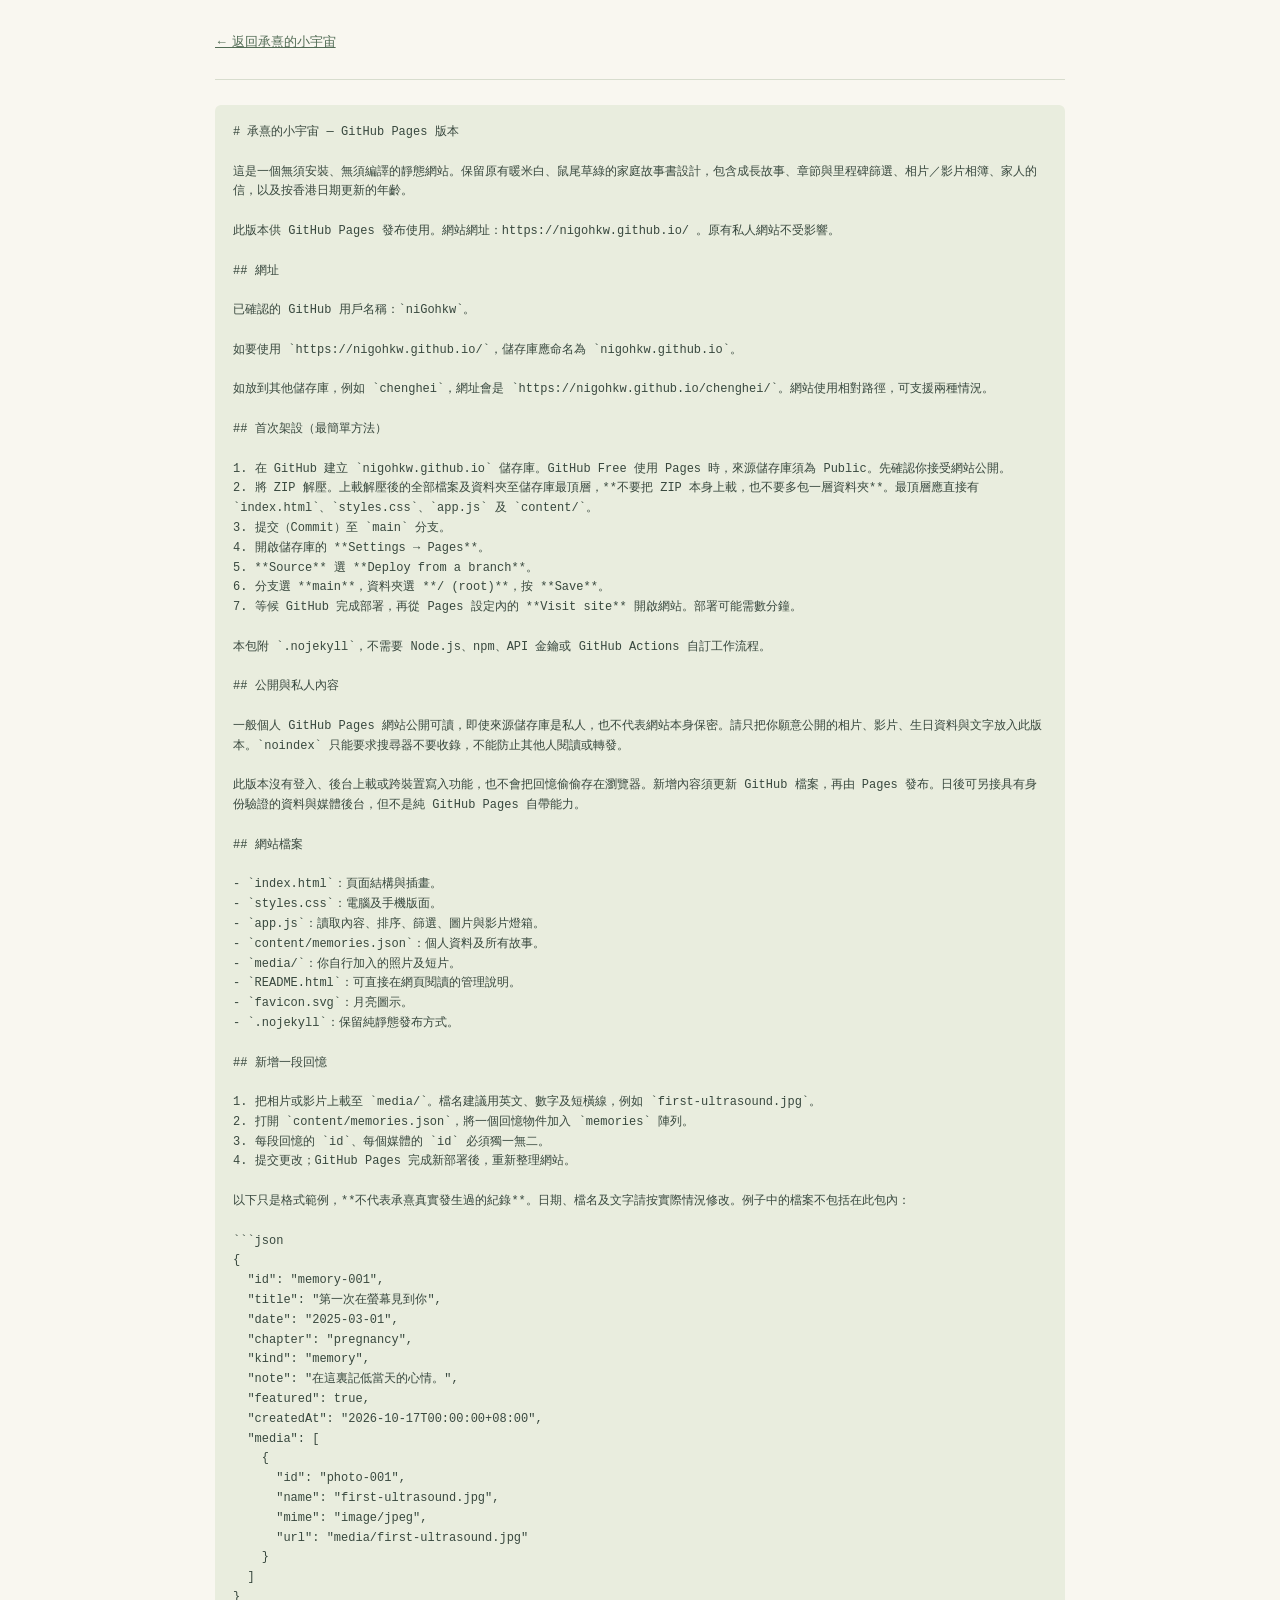
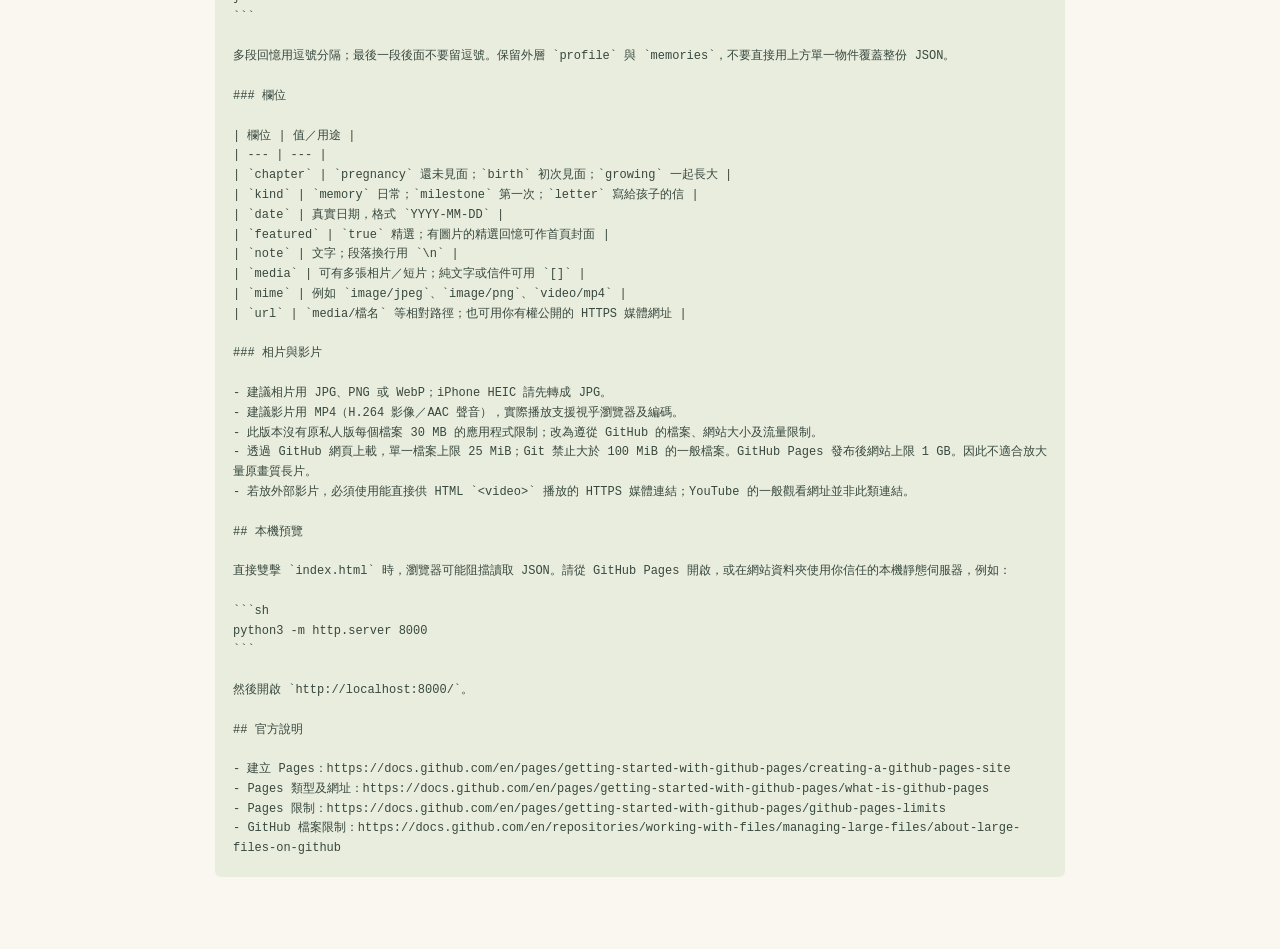
<file: README.html>
<!doctype html><html lang="zh-HK"><head><meta charset="utf-8"><meta name="viewport" content="width=device-width,initial-scale=1"><meta name="robots" content="noindex,nofollow"><title>網站使用說明 · 承熹的小宇宙</title><link rel="icon" href="./favicon.svg"><style>body{max-width:850px;margin:0 auto;padding:30px 24px 60px;background:#f9f7f0;color:#38483e;font-family:-apple-system,BlinkMacSystemFont,"PingFang TC",sans-serif;line-height:1.85}h1,h2,h3{font-weight:500;line-height:1.5}h1{font-size:27px}h2{font-size:22px;margin-top:40px}h3{font-size:18px}a{color:#526c55}pre{background:#e9edde;padding:18px;border-radius:6px;overflow:auto;font-size:12px;line-height:1.65;white-space:pre-wrap;overflow-wrap:anywhere}code{font-size:.9em;overflow-wrap:anywhere}table{width:100%;border-collapse:collapse;font-size:13px}th,td{text-align:left;padding:10px;border-bottom:1px solid #d8ddce}li{margin:8px 0}nav{padding-bottom:25px;border-bottom:1px solid #d8ddce;margin-bottom:25px;font-size:13px}p{overflow-wrap:anywhere}</style></head><body><nav><a href="./index.html">← 返回承熹的小宇宙</a></nav><pre># 承熹的小宇宙 — GitHub Pages 版本

這是一個無須安裝、無須編譯的靜態網站。保留原有暖米白、鼠尾草綠的家庭故事書設計，包含成長故事、章節與里程碑篩選、相片／影片相簿、家人的信，以及按香港日期更新的年齡。

此版本供 GitHub Pages 發布使用。網站網址：https://nigohkw.github.io/ 。原有私人網站不受影響。

## 網址

已確認的 GitHub 用戶名稱：`niGohkw`。

如要使用 `https://nigohkw.github.io/`，儲存庫應命名為 `nigohkw.github.io`。

如放到其他儲存庫，例如 `chenghei`，網址會是 `https://nigohkw.github.io/chenghei/`。網站使用相對路徑，可支援兩種情況。

## 首次架設（最簡單方法）

1. 在 GitHub 建立 `nigohkw.github.io` 儲存庫。GitHub Free 使用 Pages 時，來源儲存庫須為 Public。先確認你接受網站公開。
2. 將 ZIP 解壓。上載解壓後的全部檔案及資料夾至儲存庫最頂層，**不要把 ZIP 本身上載，也不要多包一層資料夾**。最頂層應直接有 `index.html`、`styles.css`、`app.js` 及 `content/`。
3. 提交（Commit）至 `main` 分支。
4. 開啟儲存庫的 **Settings → Pages**。
5. **Source** 選 **Deploy from a branch**。
6. 分支選 **main**，資料夾選 **/ (root)**，按 **Save**。
7. 等候 GitHub 完成部署，再從 Pages 設定內的 **Visit site** 開啟網站。部署可能需數分鐘。

本包附 `.nojekyll`，不需要 Node.js、npm、API 金鑰或 GitHub Actions 自訂工作流程。

## 公開與私人內容

一般個人 GitHub Pages 網站公開可讀，即使來源儲存庫是私人，也不代表網站本身保密。請只把你願意公開的相片、影片、生日資料與文字放入此版本。`noindex` 只能要求搜尋器不要收錄，不能防止其他人閱讀或轉發。

此版本沒有登入、後台上載或跨裝置寫入功能，也不會把回憶偷偷存在瀏覽器。新增內容須更新 GitHub 檔案，再由 Pages 發布。日後可另接具有身份驗證的資料與媒體後台，但不是純 GitHub Pages 自帶能力。

## 網站檔案

- `index.html`：頁面結構與插畫。
- `styles.css`：電腦及手機版面。
- `app.js`：讀取內容、排序、篩選、圖片與影片燈箱。
- `content/memories.json`：個人資料及所有故事。
- `media/`：你自行加入的照片及短片。
- `README.html`：可直接在網頁閱讀的管理說明。
- `favicon.svg`：月亮圖示。
- `.nojekyll`：保留純靜態發布方式。

## 新增一段回憶

1. 把相片或影片上載至 `media/`。檔名建議用英文、數字及短橫線，例如 `first-ultrasound.jpg`。
2. 打開 `content/memories.json`，將一個回憶物件加入 `memories` 陣列。
3. 每段回憶的 `id`、每個媒體的 `id` 必須獨一無二。
4. 提交更改；GitHub Pages 完成新部署後，重新整理網站。

以下只是格式範例，**不代表承熹真實發生過的紀錄**。日期、檔名及文字請按實際情況修改。例子中的檔案不包括在此包內：

```json
{
  &quot;id&quot;: &quot;memory-001&quot;,
  &quot;title&quot;: &quot;第一次在螢幕見到你&quot;,
  &quot;date&quot;: &quot;2025-03-01&quot;,
  &quot;chapter&quot;: &quot;pregnancy&quot;,
  &quot;kind&quot;: &quot;memory&quot;,
  &quot;note&quot;: &quot;在這裏記低當天的心情。&quot;,
  &quot;featured&quot;: true,
  &quot;createdAt&quot;: &quot;2026-10-17T00:00:00+08:00&quot;,
  &quot;media&quot;: [
    {
      &quot;id&quot;: &quot;photo-001&quot;,
      &quot;name&quot;: &quot;first-ultrasound.jpg&quot;,
      &quot;mime&quot;: &quot;image/jpeg&quot;,
      &quot;url&quot;: &quot;media/first-ultrasound.jpg&quot;
    }
  ]
}
```

多段回憶用逗號分隔；最後一段後面不要留逗號。保留外層 `profile` 與 `memories`，不要直接用上方單一物件覆蓋整份 JSON。

### 欄位

| 欄位 | 值／用途 |
| --- | --- |
| `chapter` | `pregnancy` 還未見面；`birth` 初次見面；`growing` 一起長大 |
| `kind` | `memory` 日常；`milestone` 第一次；`letter` 寫給孩子的信 |
| `date` | 真實日期，格式 `YYYY-MM-DD` |
| `featured` | `true` 精選；有圖片的精選回憶可作首頁封面 |
| `note` | 文字；段落換行用 `\n` |
| `media` | 可有多張相片／短片；純文字或信件可用 `[]` |
| `mime` | 例如 `image/jpeg`、`image/png`、`video/mp4` |
| `url` | `media/檔名` 等相對路徑；也可用你有權公開的 HTTPS 媒體網址 |

### 相片與影片

- 建議相片用 JPG、PNG 或 WebP；iPhone HEIC 請先轉成 JPG。
- 建議影片用 MP4（H.264 影像／AAC 聲音），實際播放支援視乎瀏覽器及編碼。
- 此版本沒有原私人版每個檔案 30 MB 的應用程式限制；改為遵從 GitHub 的檔案、網站大小及流量限制。
- 透過 GitHub 網頁上載，單一檔案上限 25 MiB；Git 禁止大於 100 MiB 的一般檔案。GitHub Pages 發布後網站上限 1 GB。因此不適合放大量原畫質長片。
- 若放外部影片，必須使用能直接供 HTML `&lt;video&gt;` 播放的 HTTPS 媒體連結；YouTube 的一般觀看網址並非此類連結。

## 本機預覽

直接雙擊 `index.html` 時，瀏覽器可能阻擋讀取 JSON。請從 GitHub Pages 開啟，或在網站資料夾使用你信任的本機靜態伺服器，例如：

```sh
python3 -m http.server 8000
```

然後開啟 `http://localhost:8000/`。

## 官方說明

- 建立 Pages：https://docs.github.com/en/pages/getting-started-with-github-pages/creating-a-github-pages-site
- Pages 類型及網址：https://docs.github.com/en/pages/getting-started-with-github-pages/what-is-github-pages
- Pages 限制：https://docs.github.com/en/pages/getting-started-with-github-pages/github-pages-limits
- GitHub 檔案限制：https://docs.github.com/en/repositories/working-with-files/managing-large-files/about-large-files-on-github
</pre></body></html>
</file>
<file: styles.css>
:root{--paper:#f9f7f0;--ink:#38483e;--muted:#797e71;--green:#526c55;--light:#e8ecdf;--line:#dedfd2;--rust:#b77755;--serif:"Iowan Old Style","Palatino Linotype","Noto Serif TC","Songti TC","PMingLiU",serif}
*{box-sizing:border-box}html{scroll-behavior:smooth;scroll-padding-top:50px}body{margin:0;color:var(--ink);background:var(--paper);font-family:-apple-system,BlinkMacSystemFont,"PingFang TC","Noto Sans TC",sans-serif;font-size:15px;line-height:1.7;-webkit-font-smoothing:antialiased}button,input,select,textarea{font:inherit}button,a{-webkit-tap-highlight-color:transparent}button{cursor:pointer;color:inherit}button:disabled{cursor:wait;opacity:.55}a{color:inherit;text-decoration:none}button:focus-visible,a:focus-visible{outline:3px solid #b77755;outline-offset:5px}button svg,a svg{flex-shrink:0}h1,h2,h3,p{margin:0}h1,h2,h3{font-family:var(--serif);font-weight:500}img,video{max-width:100%;display:block}.shell{width:min(1180px,calc(100% - 96px));margin:auto}.topbar{height:94px;border-bottom:1px solid var(--line);display:flex;align-items:center;justify-content:space-between;gap:20px}.brand{display:flex;align-items:center;gap:12px}.brand-icon{display:grid;place-items:center;width:43px;height:43px;background:var(--light);border-radius:50%;color:var(--green)}.brand strong{display:block;font-family:var(--serif);font-weight:500;font-size:20px;letter-spacing:2px}.brand small{display:block;font-size:9px;letter-spacing:2px;color:var(--muted);margin-top:1px}.topbar nav{display:flex;gap:30px;font-size:13px}.topbar nav a{position:relative;padding:10px 0}.topbar nav a:hover:after{content:"";position:absolute;left:0;right:0;bottom:4px;height:1px;background:var(--green)}.private-tag{font-size:11px;color:var(--muted);display:flex;align-items:center;gap:6px}.btn{display:inline-flex;align-items:center;justify-content:center;gap:9px;border:1px solid var(--green);border-radius:5px;background:var(--green);color:#fff;padding:12px 21px;font-size:13px;letter-spacing:1px;transition:background .2s,transform .2s}.btn:hover{background:#405641;transform:translateY(-1px)}.btn.light{background:transparent;color:var(--green);border-color:var(--line)}.btn.light:hover{background:var(--light)}.btn.small{padding:9px 14px;font-size:12px}.link-btn{display:inline-flex;align-items:center;gap:8px;padding:7px 0;border:0;background:none;font-size:13px;border-bottom:1px solid var(--line)}.eyebrow{font-size:10px;letter-spacing:2.6px;color:var(--muted);text-transform:uppercase;display:flex;align-items:center;gap:12px}.eyebrow:before{content:"";height:1px;width:28px;background:#a5b197}.hero{display:grid;grid-template-columns:1fr 1fr;gap:70px;align-items:center;min-height:650px;padding:65px 0 72px}.hero h1{font-size:clamp(40px,4.6vw,64px);line-height:1.5;letter-spacing:6px;margin:26px 0 22px}.hero h1 em{font-style:normal;color:var(--rust)}.hero-copy{color:var(--muted);font-size:14px;line-height:2.05;letter-spacing:1px}.hero-buttons{display:flex;align-items:center;gap:25px;margin-top:34px}.age-row{display:flex;align-items:center;gap:12px;margin-top:42px;font-size:11px;letter-spacing:1px;color:var(--muted)}.age-dot{width:7px;height:7px;background:#8d9f79;border-radius:50%;box-shadow:0 0 0 5px #e8ecdf}.hero-art{height:475px;position:relative;display:flex;align-items:center;justify-content:center}.art-orbit{position:absolute;width:98%;aspect-ratio:1;border:1px solid #dbe0d0;border-radius:50%;transform:rotate(-18deg)}.art-orbit:after{content:"";position:absolute;inset:24px;border:1px dashed #dbe0d0;border-radius:50%}.photo-frame{width:80%;max-width:365px;background:#fffefa;padding:14px 14px 20px;box-shadow:0 15px 45px #3b463d13,0 0 0 1px #ece9df;transform:rotate(5deg);position:relative;z-index:2;border:0}.photo-frame:hover{transform:rotate(3deg)}.photo-frame:before{content:"";position:absolute;top:-15px;left:34%;width:115px;height:32px;background:#dfd5bc9e;transform:rotate(-7deg);z-index:3;clip-path:polygon(2% 0,98% 0,100% 13%,98% 30%,100% 47%,98% 65%,100% 80%,98% 100%,0 100%,2% 83%,0 65%,2% 45%,0 25%)}.photo-window{width:100%;height:310px;background:#e5eadf;display:grid;place-items:center;overflow:hidden}.photo-window img{height:100%;width:100%;object-fit:cover}.photo-window svg{height:100%;width:100%}.photo-caption{text-align:center;margin-top:18px;font-family:var(--serif);font-size:18px;letter-spacing:3px}.photo-caption small{display:block;font-size:10px;letter-spacing:1.5px;color:var(--muted);margin-top:2px}.birth-stamp{position:absolute;bottom:7px;left:-4px;z-index:3;background:#ede3ce;box-shadow:0 6px 20px #594c3511;width:138px;height:138px;border-radius:50%;display:flex;flex-direction:column;justify-content:center;align-items:center;transform:rotate(-10deg);outline:1px dashed #b7ab90;outline-offset:-9px}.birth-stamp span{font-size:9px;letter-spacing:2px;color:#887e65}.birth-stamp strong{font-family:var(--serif);font-size:26px;font-weight:400;line-height:1.5}.birth-stamp small{font-size:10px;letter-spacing:1px}.orbit-spark{position:absolute;color:#b98860;z-index:3}.spark-one{right:0;top:20px}.spark-two{right:17px;bottom:75px}.art-note{position:absolute;top:-3px;left:5px;color:#829278;font-family:var(--serif);font-style:italic;font-size:16px;transform:rotate(-12deg)}.chapter-strip{display:grid;grid-template-columns:repeat(3,1fr);border-top:1px solid var(--line);border-bottom:1px solid var(--line);padding:26px 0;gap:24px}.chapter-link{display:flex;align-items:center;gap:18px;background:none;border:0;text-align:left;padding:10px 22px;border-right:1px solid var(--line)}.chapter-link:last-child{border:0}.chapter-number{font-family:var(--serif);font-style:italic;font-size:28px;color:#98a18d}.chapter-link strong{display:block;font-family:var(--serif);font-size:20px;letter-spacing:2px;font-weight:400}.chapter-link small{font-size:11px;color:var(--muted);letter-spacing:1px}.chapter-link>svg{margin-left:auto;color:#8c9982}.section{padding:86px 0 0}.section-heading{display:flex;align-items:flex-end;justify-content:space-between;gap:20px;margin-bottom:32px}.section-heading h2{font-size:32px;letter-spacing:3px;margin-top:10px}.section-sub{font-size:13px;color:var(--muted);margin-top:10px}.story-controls{display:flex;gap:16px;justify-content:space-between;align-items:center;margin-bottom:30px}.filter-row{display:flex;align-items:center;gap:8px;flex-wrap:wrap}.filter{background:none;border:1px solid transparent;border-radius:30px;padding:8px 17px;font-size:12px;color:var(--muted)}.filter.active{background:var(--green);color:white}.filter:not(.active):hover{border-color:var(--line)}.sort-select{font-size:11px;border:0;background:none;color:var(--muted);padding:7px}.timeline{position:relative;padding-left:34px;margin-left:8px}.timeline:before{content:"";position:absolute;top:20px;bottom:20px;left:0;border-left:1px solid #d4dbc9}.timeline-row{display:grid;grid-template-columns:142px 1fr;gap:26px;padding-bottom:30px;position:relative}.timeline-row:before{content:"";position:absolute;left:-38px;top:13px;width:9px;height:9px;background:#99aa8b;border:2px solid var(--paper);border-radius:50%;outline:1px solid #bdc8b2}.timeline-date{font-family:var(--serif);font-size:16px;padding-top:3px}.timeline-date span{display:block;color:var(--muted);font-size:11px;margin-top:5px;letter-spacing:1px}.birth-entry{background:#e9edde;padding:26px 30px;display:flex;align-items:center;gap:24px;border-radius:7px}.birth-illustration{height:82px;width:82px;flex-shrink:0;background:#f8f6ee;border-radius:50%;display:grid;place-items:center;color:#b28b64}.birth-entry h3{font-size:23px;letter-spacing:2px;margin-bottom:7px}.birth-entry p{font-size:12px;color:var(--muted);line-height:1.9}.birth-entry .link-btn{margin-left:auto;white-space:nowrap}.memory-entry{border:1px solid var(--line);padding:22px;border-radius:6px;text-align:left;display:flex;gap:24px;background:#fffdf7;width:100%;align-items:center}.memory-entry:hover{border-color:#9fab91}.entry-thumb{width:126px;height:105px;object-fit:cover;border-radius:3px;flex-shrink:0;background:#e9edde}.text-thumb{display:grid;place-items:center;color:#9ca48e}.entry-body{flex:1;min-width:0}.entry-body h3{font-size:21px;letter-spacing:1px;margin:5px 0}.entry-body p{font-size:12px;color:var(--muted);display:-webkit-box;-webkit-line-clamp:2;-webkit-box-orient:vertical;overflow:hidden;white-space:pre-line}.entry-tag{font-size:9px;letter-spacing:1px;color:var(--rust)}.empty-chapters{display:grid;grid-template-columns:1fr 1fr;gap:18px;margin-top:4px}.empty-card{border:1px dashed #cbd2bf;border-radius:5px;padding:24px;background:transparent;text-align:left;display:flex;align-items:center;gap:18px}.empty-card>svg{color:#8c9e7d;flex-shrink:0}.empty-card strong{font-family:var(--serif);display:block;font-size:18px;font-weight:400}.empty-card span{display:block;color:var(--muted);font-size:11px;margin-top:4px}.empty-card:hover{background:#eef0e6}.gallery-section{padding-bottom:76px}.gallery-grid{display:grid;grid-template-columns:repeat(4,1fr);gap:20px}.gallery-tile{padding:0;border:0;background:transparent;text-align:left;min-width:0}.gallery-image{height:220px;position:relative;overflow:hidden;background:#eceee5;border-radius:5px}.gallery-image img,.gallery-image video{width:100%;height:100%;object-fit:cover;transition:transform .4s}.gallery-tile:hover img{transform:scale(1.04)}.gallery-tile h3{font-family:inherit;font-size:12px;margin-top:11px;font-weight:400}.gallery-tile small{font-size:10px;color:var(--muted)}.media-badge{position:absolute;top:10px;right:10px;background:#f9f7f0e8;padding:3px 7px;border-radius:15px;font-size:9px;display:flex;align-items:center;gap:4px}.gallery-empty{display:grid;grid-template-columns:1.2fr 1fr 1fr;gap:20px}.album-blank{border:0;min-height:220px;padding:25px;border-radius:5px;position:relative;display:flex;flex-direction:column;align-items:center;justify-content:center;text-align:center;background:#e7ebdf}.album-blank:nth-child(2){background:#eee2d5}.album-blank:nth-child(3){background:#e8e8df}.album-blank svg{margin:12px 0 23px;stroke-width:1}.album-blank strong{font-family:var(--serif);font-weight:400;letter-spacing:2px;font-size:20px}.album-blank span{font-size:11px;opacity:.7;margin-top:8px}.album-blank:after{content:"＋";position:absolute;right:17px;top:12px;font-size:21px;font-weight:200}.letters-section{background:#edeed9;border-top:1px solid #dfe2ca;border-bottom:1px solid #dfe2ca;padding:62px 0}.letters-intro{display:grid;grid-template-columns:90px 1fr auto;align-items:center;gap:35px}.letters-icon{color:#929e73;transform:rotate(-12deg)}.letters-intro h2{font-size:30px;letter-spacing:3px;margin:10px 0}.letters-intro p{font-size:13px;color:var(--muted);line-height:1.9}.letters-grid{display:grid;grid-template-columns:repeat(3,1fr);gap:20px;margin-top:32px}.letter-card{border:1px solid #d8dac3;background:#faf8ed;padding:25px;text-align:left;border-radius:4px}.letter-card h3{font-size:20px;letter-spacing:1px;margin:10px 0}.letter-card p{font-family:var(--serif);color:var(--muted);font-size:13px;display:-webkit-box;-webkit-line-clamp:3;-webkit-box-orient:vertical;overflow:hidden;white-space:pre-line}.letter-card small{color:var(--muted);font-size:10px}.footer{padding:40px 0;display:flex;justify-content:space-between;align-items:center;font-size:10px;color:var(--muted);letter-spacing:1px}.footer-heart{display:flex;align-items:center;gap:8px}.empty-result{padding:40px;border:1px dashed var(--line);text-align:center;color:var(--muted);font-size:13px;border-radius:5px}.empty-result button{display:block;margin:15px auto 0}.load-error{display:flex;align-items:center;justify-content:space-between;gap:12px;border:1px solid #e4d8c5;background:#f7f0df;padding:12px 17px;font-size:12px;margin-top:22px;border-radius:5px}.load-error a{text-decoration:underline}.overlay{position:fixed;inset:0;z-index:50;background:#26332bb3;backdrop-filter:blur(5px);display:flex;align-items:center;justify-content:center;padding:24px;overflow:auto}.modal{background:var(--paper);width:680px;max-width:100%;max-height:calc(100dvh - 48px);overflow:auto;border-radius:11px;box-shadow:0 25px 100px #0003;padding:32px}.modal-top{display:flex;justify-content:space-between;align-items:flex-start;gap:20px;margin-bottom:24px}.modal-top h2{font-size:27px;letter-spacing:2px}.modal-top p{font-size:12px;color:var(--muted);margin-top:6px}.icon-btn{display:grid;place-items:center;border:1px solid var(--line);border-radius:50%;padding:8px;background:transparent;flex-shrink:0}.detail-modal{width:850px}.detail-date{font-size:11px;letter-spacing:1px;color:var(--muted);margin-bottom:10px}.detail-content{font-size:15px;line-height:2;white-space:pre-wrap;margin:22px 0}.detail-media{display:flex;flex-direction:column;gap:15px}.detail-media img,.detail-media video{width:100%;max-height:65vh;object-fit:contain;background:#e9e9df;border-radius:5px}.detail-actions{display:flex;gap:12px;justify-content:flex-end;margin-top:25px;padding-top:20px;border-top:1px solid var(--line)}.loading-label{font-size:12px;color:var(--muted);padding:20px 0}.count-label{font-size:11px;color:var(--muted)}
@media(min-width:1450px){.hero{gap:100px;min-height:690px}.hero-art{height:490px}}
@media(max-width:1000px){.shell{width:calc(100% - 60px)}.topbar nav{gap:18px}.private-tag{display:none}.hero{gap:25px;min-height:580px;padding:45px 0 55px}.hero h1{font-size:45px;letter-spacing:3px}.hero-art{height:410px}.photo-frame{width:86%}.photo-window{height:265px}.birth-stamp{width:115px;height:115px;bottom:0;left:0}.birth-stamp strong{font-size:22px}.birth-entry .link-btn{display:none}.gallery-grid{grid-template-columns:repeat(3,1fr)}.letters-intro{grid-template-columns:70px 1fr auto;gap:20px}.timeline-row{grid-template-columns:115px 1fr}.chapter-link{padding:8px 4px;gap:12px}}
@media(max-width:700px){.shell{width:calc(100% - 40px)}.topbar{height:78px;gap:10px}.brand strong{font-size:17px;letter-spacing:1px}.brand-icon{width:35px;height:35px}.brand small{font-size:8px}.topbar nav{display:none}.topbar .btn{font-size:11px;letter-spacing:0;padding:9px 12px}.hero{grid-template-columns:1fr;gap:20px;padding:40px 0 35px}.hero h1{font-size:43px;line-height:1.45;margin:18px 0;letter-spacing:4px}.hero-copy{font-size:12px;letter-spacing:.7px}.hero-buttons{margin-top:24px;gap:23px}.hero-buttons .btn{font-size:12px;padding:11px 18px}.age-row{margin-top:25px;font-size:10px}.hero-art{height:400px;max-width:430px;width:100%;margin:12px auto 15px}.photo-frame{max-width:285px;width:76%}.photo-window{height:250px}.photo-caption{font-size:16px;margin-top:13px}.photo-caption small{font-size:9px}.art-orbit{width:90%}.birth-stamp{left:8px;bottom:5px;width:110px;height:110px}.art-note{left:10px;top:5px;font-size:14px}.spark-one{right:4px;top:15px}.spark-two{bottom:40px;right:10px}.chapter-strip{gap:0;padding:18px 0}.chapter-link{display:flex;flex-direction:column;align-items:flex-start;gap:5px;padding:0 11px}.chapter-link:first-child{padding-left:0}.chapter-link strong{font-size:15px;letter-spacing:1px}.chapter-link small{font-size:9px;letter-spacing:0}.chapter-number{font-size:21px;line-height:1.2}.chapter-link>svg{display:none}.section{padding-top:54px}.section-heading{align-items:flex-start;margin-bottom:24px;gap:10px}.section-heading h2{font-size:25px;letter-spacing:2px}.section-heading .link-btn{font-size:11px;white-space:nowrap;margin-top:26px}.section-sub{font-size:11px}.eyebrow{font-size:8px;letter-spacing:2px;gap:8px}.eyebrow:before{width:20px}.filter-row{gap:3px}.filter{padding:7px 12px;font-size:11px}.story-controls{align-items:flex-start;gap:5px;flex-wrap:wrap}.sort-select{margin-left:auto}.timeline{padding-left:22px;margin-left:4px}.timeline-row{grid-template-columns:1fr;gap:12px;padding-bottom:25px}.timeline-row:before{left:-26px;top:8px}.timeline-date{font-size:13px;padding:0}.timeline-date span{display:inline;margin-left:12px;font-size:10px}.birth-entry{padding:19px 18px;gap:15px}.birth-illustration{width:53px;height:53px}.birth-illustration svg{width:32px}.birth-entry h3{font-size:18px;letter-spacing:1px}.birth-entry p{font-size:10px}.empty-chapters{grid-template-columns:1fr;gap:12px}.empty-card{padding:18px;gap:14px}.empty-card strong{font-size:16px}.empty-card span{font-size:10px}.memory-entry{padding:14px;gap:14px}.entry-thumb{width:80px;height:86px}.entry-body h3{font-size:18px}.entry-body p{font-size:11px}.entry-tag{font-size:8px}.gallery-section{padding-bottom:48px}.gallery-grid{grid-template-columns:1fr 1fr;gap:18px 12px}.gallery-image{height:190px}.gallery-empty{grid-template-columns:1fr 1fr;gap:12px}.album-blank{min-height:180px;padding:18px 12px}.album-blank:first-child{grid-column:span 2;min-height:205px}.album-blank strong{font-size:18px}.album-blank span{font-size:10px}.letters-section{padding:35px 0}.letters-intro{grid-template-columns:45px 1fr;gap:15px}.letters-icon{width:42px}.letters-intro h2{font-size:24px;letter-spacing:2px}.letters-intro p{font-size:11px}.letters-intro>.btn{grid-column:2;justify-self:start;margin-top:10px}.letters-grid{grid-template-columns:1fr;margin-top:25px}.footer{padding:30px 0;align-items:flex-start;gap:15px;flex-direction:column;font-size:9px}.overlay{padding:12px}.modal{padding:22px 18px;max-height:calc(100dvh - 24px);border-radius:8px}.modal-top{margin-bottom:20px}.modal-top h2{font-size:23px}.modal-top p{font-size:11px}.form-grid{gap:14px}.field{font-size:11px}.field input,.field textarea,.field select{font-size:16px;padding:9px;min-height:43px}.detail-media img,.detail-media video{max-height:55vh}.detail-content{font-size:14px}.load-error{font-size:10px;align-items:flex-start}.toast{font-size:12px;bottom:18px}.count-label{font-size:10px}.story-controls .count-label{display:none}}
@media(prefers-reduced-motion:reduce){html{scroll-behavior:auto}*{transition:none!important;animation:none!important}}

/* Static edition: reader navigation and accessible native media dialog. */
[hidden]{display:none!important}
.icon-library{position:absolute;width:0;height:0;overflow:hidden;pointer-events:none}
.icon{fill:none;stroke:currentColor;stroke-width:1.3;stroke-linecap:round;stroke-linejoin:round;flex-shrink:0}
.skip-link{position:fixed;top:12px;left:16px;z-index:100;background:var(--green);color:#fff;padding:10px 18px;border-radius:5px;transform:translateY(-180%)}
.skip-link:focus{transform:translateY(0)}
.stamp-heart{margin-top:7px}
.album-blank:after{content:none}
.album-blank strong{font-size:19px;letter-spacing:1px}
.photo-frame{display:block;transition:transform .25s}
.photo-frame .photo-caption{color:var(--ink)}
.topbar nav{margin-left:auto;margin-right:35px}
.chapter-link:hover strong{color:var(--rust)}
.letter-seal{width:70px;height:70px;border:1px dashed #a7ae8a;outline:1px solid #d7dbc0;outline-offset:6px;border-radius:50%;display:grid;place-items:center;transform:rotate(-12deg);color:#a88966}
.letter-empty{margin:28px 0 0 125px;font-size:12px;color:var(--muted);font-family:var(--serif);letter-spacing:1px}
.footer a{border-bottom:1px solid var(--line)}
.footer a:hover{color:var(--green)}
.modal{border:0;color:var(--ink);margin:auto}
.modal::backdrop{background:#26332bb3;backdrop-filter:blur(5px)}
.modal .modal-top{position:relative}
.modal .icon-btn{position:sticky;top:0;background:var(--paper);z-index:1;min-width:38px;min-height:38px}
.modal .detail-date{margin:0 0 9px;font-size:11px}
.detail-media figure{margin:0}
.detail-media figcaption{display:flex;justify-content:space-between;align-items:center;gap:12px;font-size:11px;color:var(--muted);margin-top:6px;overflow-wrap:anywhere}
.detail-media figcaption a{white-space:nowrap;text-decoration:underline;text-underline-offset:3px;flex-shrink:0}
.detail-media video{min-height:130px}
.detail-content{overflow-wrap:anywhere}
.gallery-image.video-placeholder{display:grid;place-items:center;color:#9ba68e;background:linear-gradient(145deg,#e8eadf,#dbe2d1)}
.gallery-image.video-placeholder>.icon{width:38px;height:38px;border-radius:50%;padding:8px;box-sizing:content-box;border:1px solid #bac4ac}
.gallery-tile:focus-visible,.memory-entry:focus-visible,.letter-card:focus-visible{outline-offset:4px}
.letter-card:hover{border-color:#aab38b}
.media-unavailable{font-size:12px;color:var(--muted);background:#efede3;padding:25px;text-align:center;border-radius:5px}
body.dialog-open{overflow:hidden}
@media(max-width:1000px){.topbar nav{margin-right:10px}.letter-empty{margin-left:90px}}
@media(max-width:700px){.age-row{gap:8px;letter-spacing:0;flex-wrap:wrap}.hero-buttons{gap:18px}.hero-buttons>.link-btn{font-size:11px}.album-blank strong{font-size:17px}.letter-seal{display:none}.letter-empty{margin-left:60px}.section-heading .count-label{white-space:nowrap;margin-top:30px}.modal{width:calc(100% - 24px);max-width:calc(100% - 24px)}.detail-media figcaption{align-items:flex-start}.topbar .btn{padding:9px 11px}}

/* A quiet, photograph-led cover. The original artwork remains the fallback. */
.hero{position:relative;isolation:isolate}
.hero-slideshow{position:absolute;inset:0 0 0 31%;z-index:-2;pointer-events:none;overflow:hidden;opacity:0}
.hero-slide{position:absolute;inset:0;width:100%;height:100%;object-fit:cover;object-position:center 43%;opacity:0;transition:opacity .9s ease-in-out}
.hero-slide.is-active{opacity:1}
.hero.has-slideshow{overflow:hidden;min-height:690px}
.hero.has-slideshow .hero-slideshow{opacity:1}
.hero.has-slideshow::after{content:"";position:absolute;inset:0;z-index:-1;pointer-events:none;background:linear-gradient(90deg,#f9f7f0 0%,#f9f7f0fa 25%,#f9f7f0df 40%,#f9f7f000 64%),linear-gradient(0deg,#f9f7f0 0%,#f9f7f000 23%,#f9f7f000 88%,#f9f7f0 100%)}
.hero.has-slideshow .hero-art{display:none}
.hero.has-slideshow .hero-intro{grid-column:1;position:relative;z-index:1}
.hero.has-slideshow .hero-copy,.hero.has-slideshow .age-row{color:#5d685c}
.hero-slideshow-controls{display:none}
.has-slideshow .hero-slideshow-controls{position:absolute;right:24px;bottom:26px;display:flex;align-items:center;gap:16px;padding:7px 12px 7px 18px;border:1px solid #fffdf8c9;border-radius:30px;background:#fffdf8e8;color:#526150;z-index:2;box-shadow:0 3px 20px #38483e08}
.slideshow-caption{font-size:10px;letter-spacing:1px;white-space:nowrap}
.slideshow-dots{display:flex;align-items:center;gap:0}
.slideshow-dot{width:28px;height:36px;border:0;background:none;position:relative;padding:0;border-radius:8px}
.slideshow-dot::after{content:"";display:block;margin:auto;width:6px;height:6px;background:#a9b2a1;border-radius:50%;transition:background .2s,transform .2s}
.slideshow-dot[aria-pressed="true"]::after{background:var(--green);transform:scale(1.5)}
.slideshow-toggle{min-height:36px;border:0;border-left:1px solid #d6dccf;padding:0 3px 0 13px;background:none;font-size:11px;white-space:nowrap}
.slideshow-dot:focus-visible,.slideshow-toggle:focus-visible{outline-offset:1px}
@media(max-width:1000px) and (min-width:701px){.hero.has-slideshow{min-height:630px;grid-template-columns:1.1fr 1fr;gap:12px}.hero-slideshow{left:28%}.has-slideshow .hero-slideshow-controls{right:8px;gap:10px}.slideshow-caption{letter-spacing:0}}
@media(max-width:700px){
  .hero.has-slideshow{display:block;min-height:0;padding:350px 0 28px}
  .hero-slideshow{inset:0 0 auto;height:390px}
  .hero-slide{object-position:center 42%}
  .hero.has-slideshow::after{height:410px;background:linear-gradient(0deg,#f9f7f0 0%,#f9f7f0e8 12%,#f9f7f000 40%,#f9f7f000 88%,#f9f7f0 100%)}
  .hero.has-slideshow .hero-intro{position:relative}
  .hero.has-slideshow h1{font-size:40px;margin:16px 0}
  .hero.has-slideshow .hero-copy{font-size:12px}
  .has-slideshow .hero-slideshow-controls{position:relative;right:auto;bottom:auto;justify-content:center;width:fit-content;max-width:100%;gap:9px;padding:5px 9px 5px 12px;margin:24px 0 0;border-color:#dedfd2;box-shadow:none}
  .slideshow-caption{font-size:9px;letter-spacing:0}
  .slideshow-dot{width:24px;min-height:40px}
  .slideshow-toggle{min-height:40px;padding-left:10px;font-size:10px}
}

/* Open storybook: every photograph and every line is readable on the page. */
body{text-align:center}
.brand,.hero-intro,.gallery-tile,.letter-card,.empty-card{text-align:center}
.eyebrow,.hero-buttons,.age-row,.filter-row{justify-content:center}
.hero-buttons,.age-row{flex-wrap:wrap}
.chapter-link{justify-content:center;text-align:center}
.chapter-link>svg{margin-left:0}
.section-heading{flex-direction:column;align-items:center;justify-content:center;gap:14px}
.section-heading .count-label,.section-heading .link-btn{margin-top:0}
.story-controls{flex-direction:column;align-items:center;justify-content:center;gap:14px}
.sort-select{margin:0;text-align:center}
.timeline{max-width:980px;padding:0;margin:0 auto}
.timeline::before,.timeline-row::before{display:none}
.timeline-row{grid-template-columns:minmax(0,1fr);gap:18px;padding-bottom:52px}
.timeline-date{text-align:center;padding:0;font-size:19px;letter-spacing:1px}
.timeline-date span{display:block;margin:4px 0 0;font-size:11px}
.memory-entry.memory-expanded{display:block;padding:32px;border:1px solid var(--line);border-radius:10px;text-align:center;cursor:auto}
.memory-entry.memory-expanded:hover{border-color:var(--line)}
.memory-expanded .entry-body{display:block}
.memory-expanded .entry-body h3{font-size:27px;line-height:1.6;margin:10px 0 16px}
.memory-expanded .entry-body p,.memory-expanded>p{display:block;max-width:760px;margin:0 auto;-webkit-line-clamp:unset;overflow:visible;white-space:pre-wrap;overflow-wrap:anywhere;font-size:14px;line-height:2;color:#647061}
.memory-media{display:grid;grid-template-columns:repeat(2,minmax(0,1fr));align-items:start;gap:24px;margin-top:28px}
.memory-media-item{margin:0;min-width:0}
.memory-media-odd>.memory-media-item:first-child,.memory-media-item:only-child{grid-column:1/-1}
.memory-photo-button{display:block;width:100%;padding:0;border:0;border-radius:6px;background:transparent;cursor:zoom-in}
.memory-photo,.memory-video{display:block;width:100%;height:auto;max-height:none;object-fit:contain;border-radius:6px;margin:0 auto}
.memory-video{background:#e8e8df}
.memory-media-caption{font-size:11px;letter-spacing:1px;color:var(--muted);text-align:center;margin-top:9px}
.birth-entry{flex-direction:column;justify-content:center;text-align:center;max-width:980px;width:100%;margin:0 auto}
.empty-card{justify-content:center}
.gallery-grid{align-items:start}
.letters-intro{grid-template-columns:minmax(0,1fr);justify-items:center;gap:20px}
.letters-intro>.letter-seal{display:none}
.letters-intro>.letters-icon{width:58px;height:58px}
.letter-empty{margin:28px auto 0;text-align:center}
.letters-grid{grid-template-columns:minmax(0,1fr);max-width:980px;margin:32px auto 0}
.letter-card.memory-expanded{padding:32px;cursor:auto}
.letter-card.memory-expanded:hover{border-color:#d8dac3}
.letter-card.memory-expanded p{display:block;-webkit-line-clamp:unset;overflow:visible;white-space:pre-wrap;overflow-wrap:anywhere}
.modal-top>div{flex:1;text-align:center;padding-left:38px}
.detail-content{text-align:center}
.detail-media figcaption{justify-content:center;flex-wrap:wrap}
.footer{flex-direction:column;align-items:center;justify-content:center;gap:12px;text-align:center}
.footer-heart{justify-content:center}
@media(max-width:700px){
  .hero-intro{text-align:center}
  .has-slideshow .hero-slideshow-controls{margin-left:auto;margin-right:auto;flex-wrap:wrap}
  .chapter-link{align-items:center;justify-content:flex-start}
  .chapter-link:first-child{padding-left:11px}
  .section-heading{align-items:center}
  .story-controls{align-items:center;gap:12px}
  .story-controls .count-label{display:block}
  .timeline{margin:0;padding:0}
  .timeline-row{padding-bottom:38px;gap:15px}
  .timeline-date{font-size:17px}
  .timeline-date span{margin:4px 0 0}
  .memory-entry.memory-expanded,.letter-card.memory-expanded{padding:20px 14px}
  .memory-expanded .entry-body h3{font-size:22px;margin:8px 0 14px}
  .memory-expanded .entry-body p,.memory-expanded>p{font-size:13px;line-height:1.95}
  .memory-media{grid-template-columns:minmax(0,1fr);gap:20px;margin-top:22px}
  .memory-media-odd>.memory-media-item:first-child,.memory-media-item:only-child{grid-column:auto}
  .birth-entry{padding:22px 18px}
  .birth-entry p{font-size:12px}
  .letters-intro{grid-template-columns:minmax(0,1fr)}
  .letter-empty{margin-left:auto;margin-right:auto}
  .modal-top>div{padding-left:0}
  .footer{align-items:center}
}

/* Large, unframed photo sequences for portrait stories. */
.memory-entry.memory-expanded.memory-slideshow-entry{padding:0;border:0;border-radius:0;background:transparent;box-shadow:none}
.memory-slideshow{width:100%;margin:26px auto 0}
.memory-slideshow-stage{display:block;position:relative;width:100%;height:600px;padding:0;border:0;border-radius:0;background:transparent;overflow:hidden;cursor:zoom-in}
.memory-slideshow-slide{display:block;position:absolute;inset:0;width:100%;height:100%;opacity:0;pointer-events:none;transition:opacity .9s ease-in-out}
.memory-slideshow-slide.is-active{opacity:1}
.memory-slideshow-photo{display:block;width:100%;height:100%;max-height:100%;object-fit:contain;margin:0 auto;border-radius:0}
.memory-slideshow-stage .media-unavailable{display:flex;align-items:center;justify-content:center;height:100%}
.memory-slideshow-controls{display:flex;align-items:center;justify-content:center;gap:12px;margin-top:12px}
.memory-slideshow-arrow,.memory-slideshow-toggle{display:inline-flex;align-items:center;justify-content:center;min-width:40px;min-height:40px;padding:8px;border:1px solid #d6ddcc;border-radius:50%;background:#f8f8ef;color:var(--green)}
.memory-slideshow-arrow.previous .icon{transform:rotate(180deg)}
.memory-slideshow-arrow:hover,.memory-slideshow-toggle:hover{background:#e8eddf}
.memory-slideshow-counter{min-width:56px;font-size:12px;letter-spacing:1px;color:#67745f;font-variant-numeric:tabular-nums}
.memory-slideshow-toggle{min-width:66px;border-radius:24px;font-size:12px;letter-spacing:1px;margin-left:8px}
.memory-slideshow-arrow:disabled,.memory-slideshow-toggle:disabled{cursor:default}
@media(max-width:700px){
  .memory-slideshow{margin-top:22px}
  .memory-slideshow-stage{height:clamp(360px,65svh,480px)}
  .memory-slideshow-controls{gap:10px}
  .memory-slideshow-arrow,.memory-slideshow-toggle{min-height:44px;min-width:44px}
  .memory-slideshow-toggle{min-width:66px;margin-left:4px}
}
</file>
<file: stroller-compare/styles.css>
@import url('https://fonts.googleapis.com/css2?family=Noto+Sans+TC:wght@400;500;600;700;800&display=swap');
:root{--ink:#30465e;--muted:#606f83;--paper:#fff9fb;--line:#e5dfe9;--accent:#95516a;--blush:#f4cbdc;--first-col:220px;--group-height:32px;--shadow:5px 0 8px -6px #59729340;font-family:'Noto Sans TC',-apple-system,BlinkMacSystemFont,'Segoe UI',sans-serif;color:var(--ink);font-size:14px}
*{box-sizing:border-box}body{margin:0;background:linear-gradient(135deg,#fff3f8 0%,#fffafb 42%,#edf6ff 100%);background-color:var(--paper)}button,input,select{font:inherit}button,a,select,input{-webkit-tap-highlight-color:transparent}button{cursor:pointer}button:focus-visible,a:focus-visible,input:focus-visible,select:focus-visible,summary:focus-visible,[tabindex]:focus-visible{outline:3px solid #6f8fb6;outline-offset:3px}button:disabled{opacity:.3;cursor:default}svg{width:20px;height:20px;fill:none;stroke:currentColor;stroke-width:1.6;stroke-linecap:round;stroke-linejoin:round}a{color:inherit}.masthead{max-width:1600px;margin:auto;display:flex;align-items:center;justify-content:space-between;padding:24px 48px;border-bottom:1px solid var(--line)}.wordmark{text-decoration:none;display:flex;align-items:center;gap:10px;font-weight:800;font-size:18px;letter-spacing:.03em}.brand-icon{background:linear-gradient(135deg,#f4cbdc,#cce4f8);color:var(--ink);border-radius:9px;display:grid;place-items:center;width:34px;height:34px;font-size:26px;line-height:1}.edition{color:var(--muted);font-size:12px;letter-spacing:.04em}.edition span{margin:0 9px;color:#b4a8ba}main{max-width:1600px;margin:auto;padding:0 48px}.intro{display:flex;justify-content:space-between;align-items:center;padding:34px 0 32px;gap:30px}.eyebrow{font-size:10px;font-weight:700;letter-spacing:.2em;color:var(--accent);margin:0 0 12px}h1{font-size:36px;letter-spacing:-.035em;margin:0 0 12px;font-weight:800;line-height:1.3}h1 span{font-weight:500;color:#95516a}.lead{font-size:14px;line-height:1.9;color:var(--muted);margin:0}.mobile-break{display:none}.intro-note{padding-left:22px;position:relative;font-size:13px;line-height:1.8;min-width:236px}.intro-note p{margin:0 0 8px}.note-line{position:absolute;left:0;top:0;bottom:0;width:2px;background:#e6aec7}.pill{font-size:10px;line-height:1.7;padding:2px 7px;border-radius:4px;display:inline-block;white-space:normal}.pill.user{color:#8c4965;background:#fce8f1}.pill.reference{color:#825836;background:#fff0e2}.pill.unknown{color:#695778;background:#f0eaf7}.pill.verified{color:#3e6689;background:#e7f2fc}.comparison{border:1px solid #e6dce7;border-radius:15px;background:white;box-shadow:0 10px 35px -23px #ae809433;overflow:visible}.toolbar{padding:20px 22px;display:flex;gap:20px;justify-content:space-between;align-items:center}.toolbar-start,.toolbar-end{display:flex;align-items:center;gap:16px}.toolbar-start h2{font-size:17px;white-space:nowrap;margin:0;display:flex;align-items:center;gap:9px}#model-count{font-size:11px;color:var(--accent);background:#fbe4ee;width:25px;height:25px;display:grid;place-items:center;border-radius:50%}.button{border:1px solid #dddce8;background:white;border-radius:7px;padding:9px 12px;font-size:12px;color:var(--ink);display:inline-flex;align-items:center;justify-content:center;gap:6px;font-weight:500}.button:hover{background:#fff1f7;border-color:#d4a4bb}.filter-button svg{width:16px;height:16px}.search-wrap{display:flex;align-items:center;gap:8px;color:#66758a;background:#f1f7fd;border-radius:7px;padding:8px 10px;border:1px solid transparent}.search-wrap:focus-within{border-color:#a9c2dd}.search-wrap svg{width:17px;height:17px}.search-wrap input{width:145px;border:0;outline:0;background:transparent;font-size:12px;color:var(--ink)}.search-wrap input:focus-visible{outline:0}.sort-wrap{display:flex;align-items:center;gap:8px;font-size:11px;color:var(--muted)}select{background:white;border:1px solid #dbe3ee;border-radius:7px;padding:8px 25px 8px 10px;color:var(--ink);font-size:12px;max-width:200px}.filter-panel{padding:0 22px 20px;border-bottom:1px solid var(--line)}[hidden]{display:none!important}.filter-head{display:flex;align-items:center;justify-content:space-between;margin:0 0 10px;font-size:12px}.text-button{border:0;background:transparent;color:var(--accent);padding:4px 0;font-size:12px;text-decoration:underline;text-underline-offset:3px}.model-filters{display:flex;flex-wrap:wrap;gap:8px}.model-option{display:flex;gap:7px;align-items:center;font-size:12px;border:1px solid #e3dce7;border-radius:6px;padding:8px 11px;cursor:pointer;background:#f5f9fe}.model-option:has(input:checked){background:#fbe7f0;border-color:#dba9bf}.model-option input{margin:0;accent-color:var(--accent);width:14px;height:14px}.table-navigation-wrap{position:sticky;top:0;z-index:50;background:white;padding-top:12px;box-shadow:0 3px 6px -5px #59729333}.table-navigation{display:flex;align-items:center;justify-content:space-between;gap:16px;padding:0 22px 13px;border-bottom:1px solid var(--line)}.group-tabs{display:flex;gap:4px;overflow:auto;scrollbar-width:none}.group-tabs button{border:0;white-space:nowrap;background:transparent;font-size:12px;padding:7px 10px;border-radius:5px;color:#5f7188}.group-tabs button.active{background:#f4cbdc;color:#683f55}.group-tabs button:hover:not(.active){background:#edf5fc}.scroll-buttons{display:flex;gap:5px}.scroll-buttons button{border:1px solid var(--line);color:var(--accent);background:white;border-radius:5px;width:28px;height:28px;font-size:18px;line-height:1}.scroll-guide{display:flex;align-items:center;justify-content:space-between;padding:10px 22px 5px;color:#64748a;font-size:10px;gap:12px}.scroll-guide>span:first-child{display:flex;align-items:center;gap:5px}.scroll-guide svg{width:13px;height:13px}.scroll-guide b{font-weight:400;margin-left:8px}.top-scroll{overflow-x:auto;overflow-y:hidden;height:16px;scrollbar-color:#b5cce3 #f5edf3;scrollbar-width:thin;margin:0 10px}#scroll-spacer{height:1px}.table-scroll{overflow-x:auto;overflow-y:hidden;max-height:none;min-height:260px;scrollbar-color:#b5cce3 #f3f7fc;scrollbar-width:thin;overscroll-behavior-x:contain;position:relative}table{border-collapse:separate;border-spacing:0;table-layout:fixed;isolation:isolate;width:max-content}thead{position:relative;z-index:30;transform:translateY(var(--table-head-offset,0px))}thead th{position:sticky;background:#edf6fd;z-index:25;text-align:left;border-bottom:1px solid #d4e2ef;color:#3f5d7b;font-size:11px;font-weight:600}.group-row th{top:0;height:var(--group-height);padding:8px 16px 6px;font-size:10px;letter-spacing:.04em;border-right:1px solid #d2e0ec;color:#536b86;background:#dfeefa}.label-row th{top:var(--group-height);height:43px;padding:9px 16px;border-right:1px solid #dce8f3;font-size:12px}.name-heading{width:var(--first-col);left:0!important;top:0!important;z-index:40!important;background:#f7dce8!important;box-shadow:var(--shadow);padding:18px!important;font-size:13px!important;vertical-align:middle}.name-heading small{display:block;font-size:10px;color:#755467;font-weight:400;margin-top:5px;letter-spacing:0}.name-heading .lock{float:right;color:#8c526b;font-size:13px}tbody th,tbody td{vertical-align:top;border-bottom:1px solid #e4e5ee;border-right:1px solid #edf0f7;padding:18px 16px;background:white;text-align:left;font-weight:400;font-size:12px;line-height:1.75}tbody tr:nth-child(even) td{background:#f5f9fe}tbody tr:hover td{background:#edf5fd}tbody th.model-cell{position:sticky;left:0;background:#fff1f6;z-index:15;box-shadow:var(--shadow);padding:18px 17px;width:var(--first-col)}tbody tr:nth-child(even) th.model-cell{background:#fde8f1}tbody tr:hover th.model-cell{background:#f9dce9}.model-brand{font-size:9px;letter-spacing:.13em;color:#8e516b;margin-bottom:5px;text-transform:uppercase}.model-title{font-size:15px;font-weight:700;line-height:1.55;margin-bottom:6px}.model-version{font-size:10px;font-weight:400;color:#746074;line-height:1.65}.model-number{font-variant-numeric:tabular-nums;font-size:9px;color:#795c71;border:1px solid #e6becf;border-radius:3px;padding:1px 5px;display:inline-block;margin-top:12px}.cell-top{display:flex;align-items:flex-start;justify-content:space-between;gap:7px}.cell-value{font-weight:600;color:#344c66;font-variant-numeric:tabular-nums;overflow-wrap:anywhere}.numeric .cell-value{font-size:17px;letter-spacing:-.025em;font-weight:600;line-height:1.45}.cell-detail{font-size:10px;color:#637185;margin-top:7px;line-height:1.75;overflow-wrap:anywhere}.cell-status{margin-top:8px}.info-button{flex-shrink:0;width:16px;height:16px;font-family:Georgia,serif;font-size:11px;font-weight:bold;line-height:1;padding:0;border:1px solid #b7c9dd;border-radius:50%;color:#617b98;background:transparent;margin-top:3px}.info-button:hover{background:var(--accent);color:white;border-color:var(--accent)}td.group-start{border-left:1px solid #dce4ef}.table-footer{display:flex;align-items:center;justify-content:space-between;gap:15px;padding:14px 22px;border-top:1px solid var(--line);font-size:10px;color:#637185;background:#fff7fb}.legend{display:flex;gap:16px;flex-wrap:wrap}.legend>span{display:flex;align-items:center;gap:5px}.legend-dot{width:6px;height:6px;border-radius:50%;display:inline-block}.legend-dot.verified{background:#739bc3}.legend-dot.user{background:#c58ba6}.legend-dot.reference{background:#d6a277}.legend-dot.unknown{background:#aa98be}.mini-info{display:inline-grid;place-items:center;border:1px solid #aebfd3;border-radius:50%;width:12px;height:12px;font:9px Georgia}.reading-notes{display:grid;grid-template-columns:repeat(3,1fr);gap:30px;margin:25px 0}.reading-notes>div{display:flex;gap:12px}.note-index{color:#925b76;font-size:10px;font-weight:600;border-top:1px solid #dab2c8;padding-top:7px;min-width:20px;margin-top:5px}.reading-notes p{font-size:11px;line-height:1.85;color:#637185;margin:0}.reading-notes strong{display:block;font-weight:600;color:#465e7c;margin-bottom:4px;font-size:12px}.page-footer{border-top:1px solid var(--line);padding:18px 0 25px;display:flex;justify-content:space-between;font-size:10px;color:#687589;gap:15px}.footer-dot{padding:0 8px}.empty-state{text-align:center;padding:60px 25px}.empty-state h3{font-size:17px}.empty-state p{font-size:12px;color:var(--muted)}.empty-state button{margin-top:10px}.sr-only{position:absolute;width:1px;height:1px;padding:0;margin:-1px;overflow:hidden;clip:rect(0,0,0,0);white-space:nowrap;border:0}dialog{border:1px solid #dce4ef;border-radius:16px;padding:26px;width:min(540px,calc(100% - 32px));max-height:85vh;box-shadow:0 20px 80px #52698740;color:var(--ink)}dialog::backdrop{background:#3f506355;backdrop-filter:blur(3px)}.dialog-top{display:flex;align-items:center;justify-content:space-between;gap:10px}.dialog-top .eyebrow{margin:0;letter-spacing:.04em;font-size:11px}.dialog-top button{border:0;border-radius:50%;background:#fbe8f0;font-size:23px;color:#8e516b;width:30px;height:30px;line-height:1}dialog h2{font-size:20px;margin:17px 0 12px}#detail-value{font-size:23px;font-weight:600;line-height:1.7}#detail-note{font-size:13px;color:var(--muted);line-height:1.9;margin:15px 0}#detail-source{border-top:1px solid var(--line);margin-top:20px;padding-top:16px;font-size:12px;line-height:1.8}#detail-source h3{font-size:11px;color:#637185;font-weight:500;margin:0 0 8px}#detail-source a{display:block;margin:8px 0;color:var(--accent);text-underline-offset:3px;overflow-wrap:anywhere}.dialog-done{width:100%;margin-top:20px;background:#f4cbdc;color:#683f55;border:0}.dialog-done:hover{background:#edb9cf}
@media(min-width:1601px){.intro{padding-top:42px;padding-bottom:38px}h1{font-size:41px}}@media(max-width:1100px){.masthead{padding:20px 28px}main{padding:0 28px}.toolbar{flex-wrap:wrap}.toolbar-end{margin-left:auto}.intro-note{min-width:205px}h1{font-size:31px}}@media(max-width:760px){:root{--first-col:155px}.masthead{padding:16px 18px}.wordmark{font-size:15px}.brand-icon{width:29px;height:29px;font-size:22px}.edition{font-size:9px}.edition span{margin:0 3px}main{padding:0 14px}.intro{padding:26px 4px 24px;display:block}.eyebrow{font-size:9px;margin-bottom:10px}h1{font-size:28px}.lead{font-size:12px}.mobile-break{display:block}.intro-note{display:none}.comparison{border-radius:11px}.toolbar{padding:16px 13px;gap:13px}.toolbar-start{justify-content:space-between;width:100%}.toolbar-start h2{font-size:15px}.toolbar-end{width:100%;gap:8px;justify-content:space-between}.search-wrap{flex:1;min-width:80px}.search-wrap input{width:100%;min-width:60px}.sort-wrap{gap:0}.sort-wrap>span{display:none}.sort-wrap select{max-width:143px;font-size:11px;padding-left:8px;padding-right:16px}.filter-panel{padding:0 13px 15px}.model-option{font-size:11px;padding:7px 8px}.table-navigation{padding:0 12px 10px;gap:8px}.group-tabs button{font-size:11px;padding:7px 9px}.scroll-buttons{gap:4px}.scroll-buttons button{width:25px;height:25px}.scroll-guide{padding:9px 13px 4px;font-size:9px}.scroll-guide b{margin-left:2px}.name-heading{padding:14px!important;font-size:12px!important}.name-heading small{font-size:9px}.label-row th{font-size:11px}tbody th.model-cell{padding:16px 12px}tbody td{padding:16px 13px}.model-brand{font-size:8px;letter-spacing:.09em}.model-title{font-size:13px}.model-version{font-size:9px}.model-number{font-size:8px;margin-top:9px}.numeric .cell-value{font-size:16px}.table-footer{padding:12px;flex-wrap:wrap;gap:10px}.legend{order:3;width:100%;gap:13px;font-size:9px}.source-hint{margin-left:auto}.reading-notes{grid-template-columns:1fr;gap:17px;padding:0 4px;margin:22px 0}.reading-notes p{font-size:10px}.reading-notes strong{font-size:11px}.page-footer{font-size:9px;padding:15px 3px;flex-direction:column;gap:5px}dialog{padding:22px}}@media(prefers-reduced-motion:reduce){*{scroll-behavior:auto!important}}

/* Verified recognitions stay with each model when the table scrolls sideways. */
.model-recognitions{display:grid;grid-template-columns:repeat(2,minmax(0,1fr));gap:6px;margin-top:12px;max-width:178px}.recognition-badge{min-width:0;display:flex;flex-direction:column;align-items:center;justify-content:center;gap:5px;padding:7px 5px 6px;border:1px solid transparent;border-radius:7px;background:transparent;color:var(--ink);line-height:1.35;transition:background-color .15s,border-color .15s}.recognition-badge:hover{background:#ecb6ce26;border-color:transparent}.recognition-badge:focus-visible{outline:3px solid #6f8fb6;outline-offset:2px}.recognition-logo{display:block;object-fit:contain;width:62px;max-width:100%;height:36px;flex:none}.recognition-caption{display:block;font-size:8px;font-weight:500;text-align:center;overflow-wrap:anywhere;color:#6c5870}.model-recognitions+.model-number{margin-top:8px}@media(max-width:760px){.model-recognitions{gap:5px;margin-top:10px}.recognition-badge{padding:6px 3px 5px;gap:4px;border-radius:6px}.recognition-logo{width:54px;height:32px}.recognition-caption{font-size:8px}}@media(prefers-reduced-motion:reduce){.recognition-badge{transition:none}}
.recognition-note{margin:18px 0 0;padding:12px 16px;border:1px solid #e6dce7;border-radius:9px;background:#fff6fa;font-size:11px;line-height:1.85;color:var(--muted)}
/* Keep official artwork intact; composite the white canvas into the row colour. */
.recognition-badge[data-recognition="red-dot"] .recognition-logo{mix-blend-mode:multiply}
/* Clip only the iF artwork's outer padding and central gutter; keep white lettering. */
.recognition-badge[data-recognition="if-design"] .recognition-logo{height:auto;clip-path:inset(5% 0);mask-image:linear-gradient(to right,transparent 0 2.76%,#000 2.76% 48.83%,transparent 48.83% 51.17%,#000 51.17% 97.45%,transparent 97.45%);-webkit-mask-image:linear-gradient(to right,transparent 0 2.76%,#000 2.76% 48.83%,transparent 48.83% 51.17%,#000 51.17% 97.45%,transparent 97.45%)}

/* Optional merchant evidence stays with the fixed model name. */
.market-evidence-button{display:block;border:0;border-radius:4px;background:transparent;color:#8e516b;font-size:10px;line-height:1.7;text-align:left;text-decoration:underline;text-underline-offset:3px;padding:4px 0;margin-top:8px}.market-evidence-button:hover{color:#4e7091;background:#e8f2fb}.market-evidence-button:focus-visible{outline:3px solid #6f8fb6;outline-offset:2px}.market-evidence-button+.model-number{margin-top:5px}
/* Year-specific official iF artwork: mask only the white outer border and centre gap. */
.recognition-badge[data-recognition="if-design"] .recognition-logo[src$="award-if-2025.png"]{clip-path:inset(4.74% 0 4.91%);mask-image:linear-gradient(to right,transparent 0 2.43%,#000 2.43% 48.74%,transparent 48.74% 51.26%,#000 51.26% 97.57%,transparent 97.57%);-webkit-mask-image:linear-gradient(to right,transparent 0 2.43%,#000 2.43% 48.74%,transparent 48.74% 51.26%,#000 51.26% 97.57%,transparent 97.57%)}
.recognition-badge[data-recognition="if-design"] .recognition-logo[src$="award-if-2026.jpg"]{clip-path:inset(4.79% 0);mask-image:linear-gradient(to right,transparent 0 2.45%,#000 2.45% 48.75%,transparent 48.75% 51.25%,#000 51.25% 97.55%,transparent 97.55%);-webkit-mask-image:linear-gradient(to right,transparent 0 2.45%,#000 2.45% 48.75%,transparent 48.75% 51.25%,#000 51.25% 97.55%,transparent 97.55%)}
</file>
